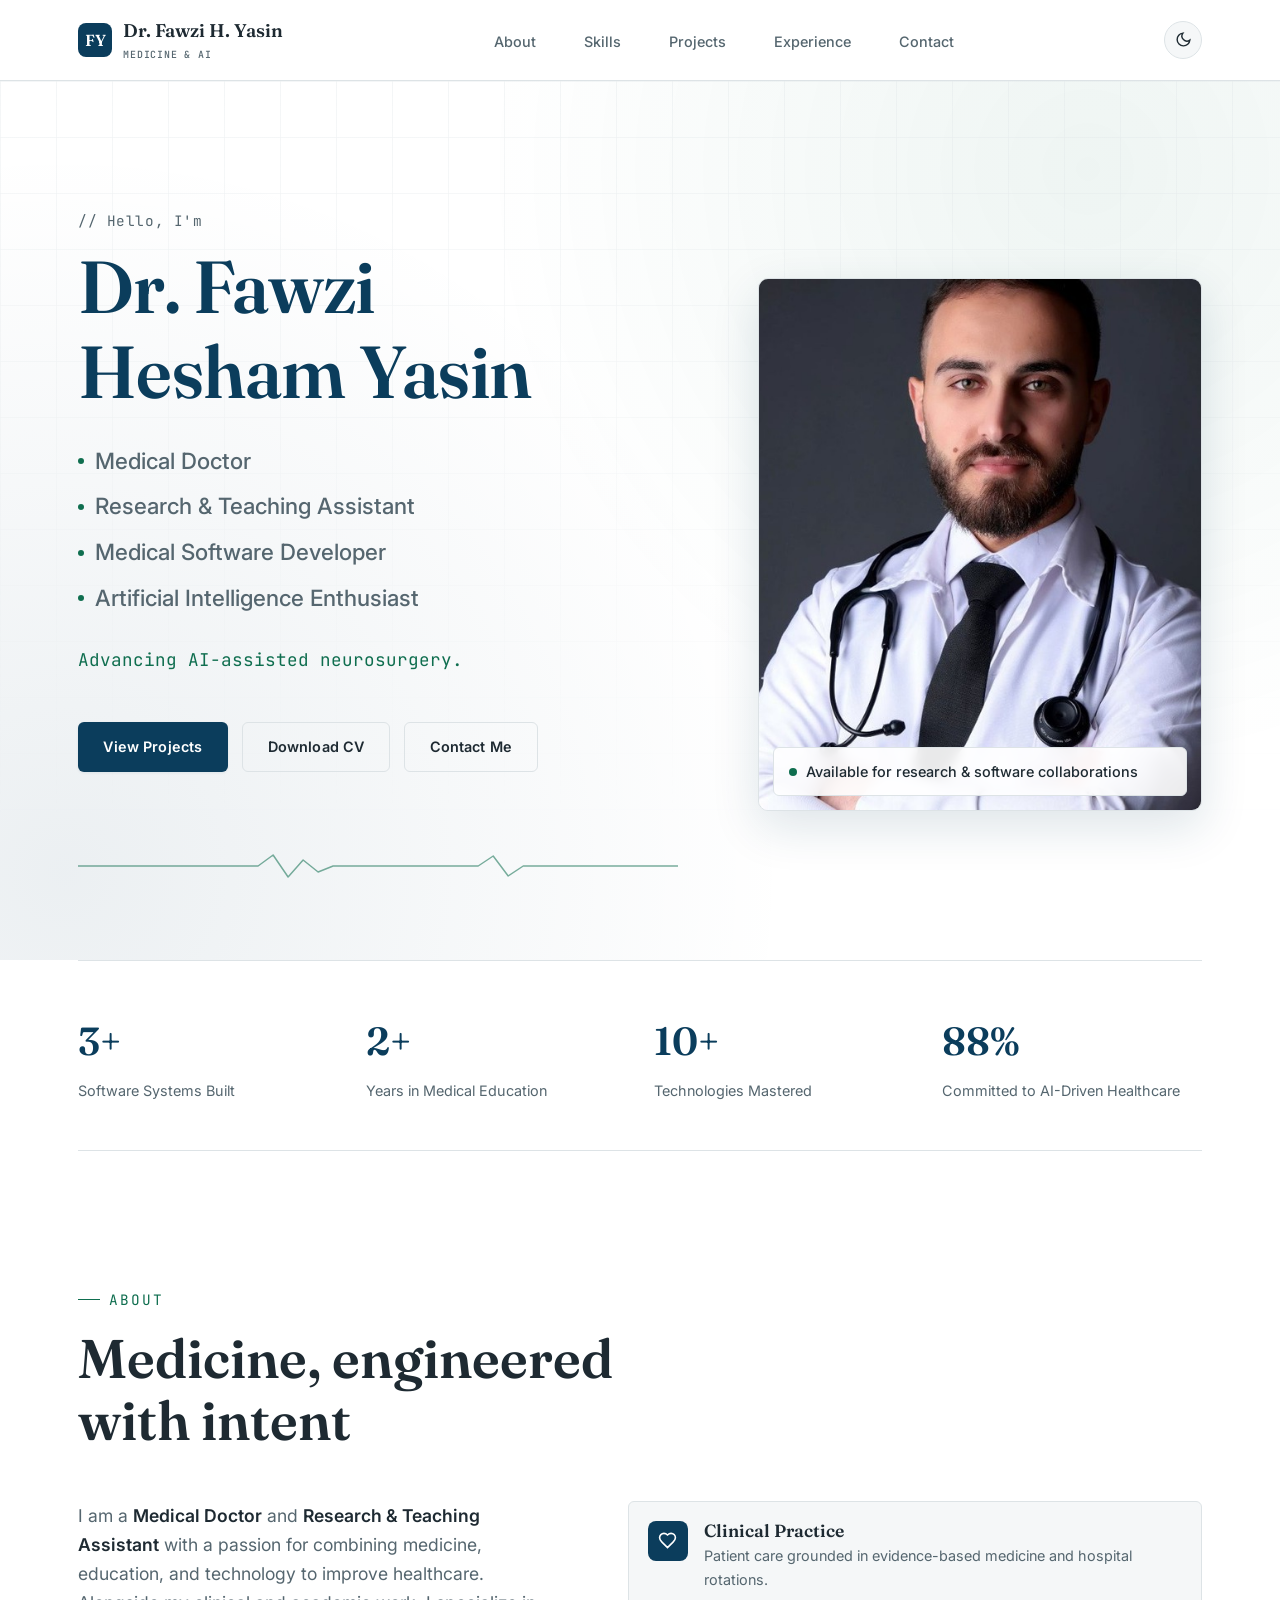
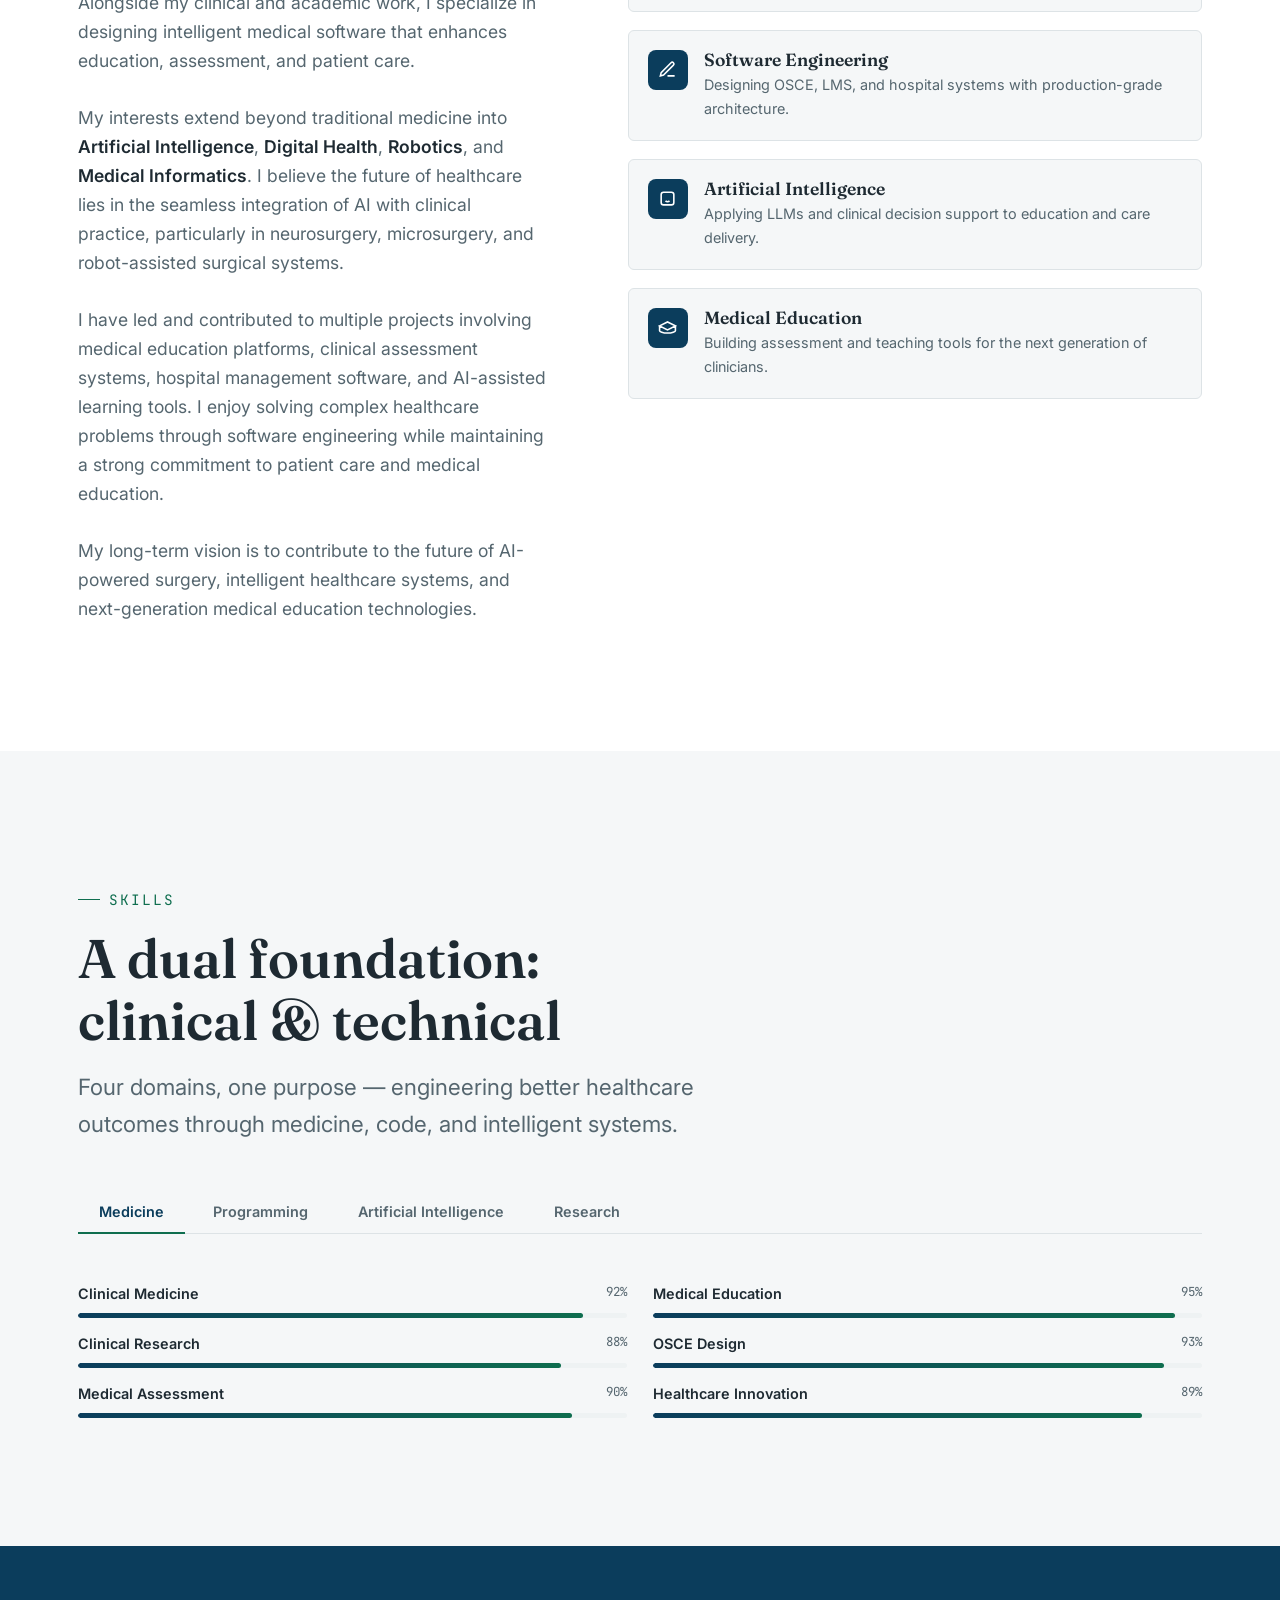
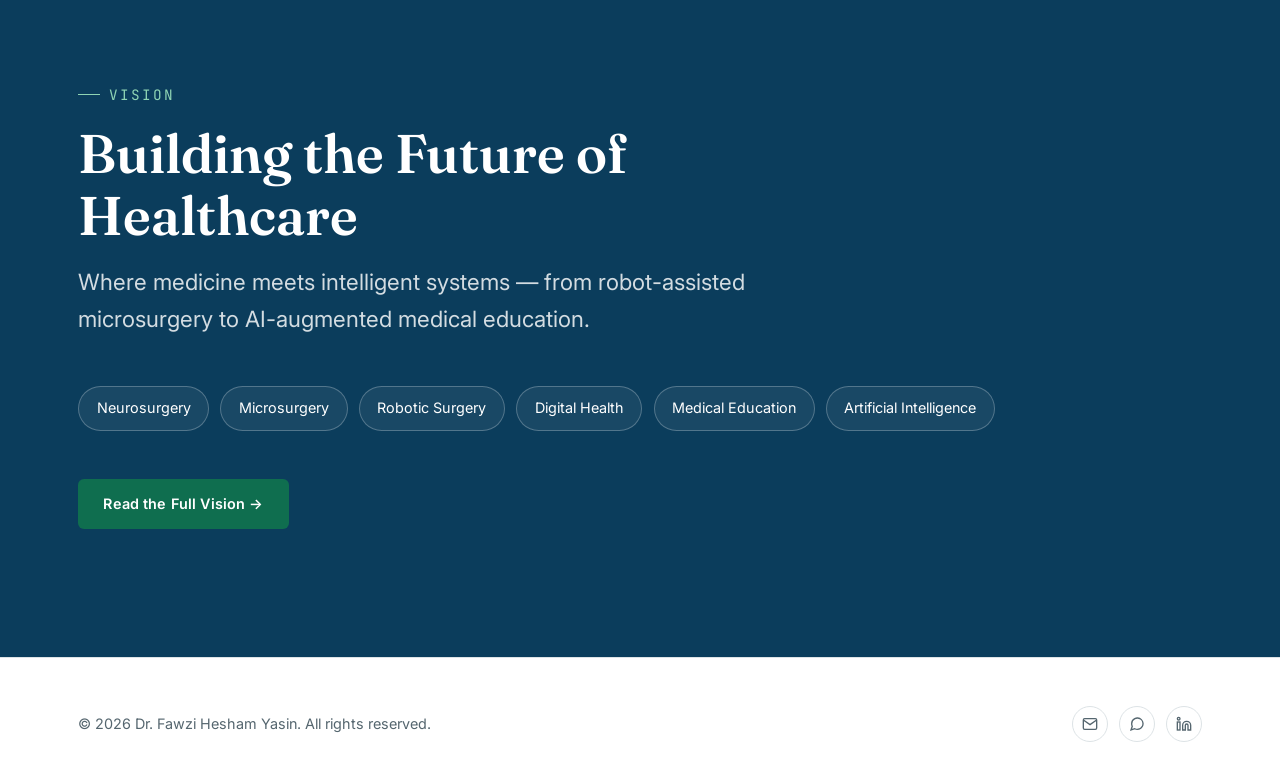
<file: index.html>
<!DOCTYPE html>
<html lang="en">
<head>
<meta charset="UTF-8">
<meta name="viewport" content="width=device-width, initial-scale=1.0">
<title>Dr. Fawzi Hesham Yasin — Medical Doctor &amp; Medical Software Developer</title>
<meta name="description" content="Dr. Fawzi Hesham Yasin — Medical Doctor, Research &amp; Teaching Assistant, Medical Software Developer, and AI &amp; Digital Health enthusiast bridging medicine, AI, and medical education.">
<meta property="og:title" content="Dr. Fawzi Hesham Yasin">
<meta property="og:description" content="Medical Doctor • Research & Teaching Assistant • Medical Software Developer • AI & Digital Health Enthusiast">
<meta property="og:type" content="website">
<link rel="preconnect" href="https://fonts.googleapis.com">
<link rel="preconnect" href="https://fonts.gstatic.com" crossorigin>
<link href="https://fonts.googleapis.com/css2?family=Fraunces:opsz,wght@9..144,500;9..144,600;9..144,700&family=Inter:wght@400;500;600;700&family=JetBrains+Mono:wght@400;500&display=swap" rel="stylesheet">
<link rel="icon" href="assets/favicon/favicon.svg" type="image/svg+xml">
<link rel="icon" href="assets/favicon/favicon.ico" sizes="any">
<link rel="apple-touch-icon" href="assets/favicon/apple-touch-icon.png">
<link rel="manifest" href="assets/favicon/site.webmanifest">
<link rel="stylesheet" href="assets/css/style.css">
</head>
<body>

<!-- Loader -->
<div class="loader" aria-hidden="true">
  <svg class="loader-mark" viewBox="0 0 300 60" xmlns="http://www.w3.org/2000/svg">
    <path d="M0,30 L60,30 L72,10 L85,50 L98,20 L110,40 L122,30 L180,30 L192,15 L205,45 L218,30 L300,30"/>
  </svg>
</div>

<!-- Header -->
<header class="site-header">
  <nav class="nav">
    <a href="index.html" class="brand">
      <span class="brand-mark">FY</span>
      <span>Dr. Fawzi H. Yasin<small>Medicine &amp; AI</small></span>
    </a>
    <ul class="nav-links">
      <li><a href="index.html#about">About</a></li>
      <li><a href="index.html#skills">Skills</a></li>
      <li><a href="projects.html">Projects</a></li>
      <li><a href="experience.html">Experience</a></li>
      <li><a href="contact.html">Contact</a></li>
    </ul>
    <div class="nav-actions">
      <button class="theme-toggle" aria-label="Toggle dark mode">
        <svg class="icon-moon" viewBox="0 0 24 24" fill="none" stroke="currentColor" stroke-width="2"><path d="M21 12.79A9 9 0 1 1 11.21 3 7 7 0 0 0 21 12.79z"/></svg>
        <svg class="icon-sun" viewBox="0 0 24 24" fill="none" stroke="currentColor" stroke-width="2"><circle cx="12" cy="12" r="4"/><path d="M12 2v2M12 20v2M4.93 4.93l1.41 1.41M17.66 17.66l1.41 1.41M2 12h2M20 12h2M6.34 17.66l-1.41 1.41M19.07 4.93l-1.41 1.41"/></svg>
      </button>
      <button class="menu-toggle" aria-label="Toggle menu"><span></span><span></span><span></span></button>
    </div>
  </nav>
</header>

<!-- Hero -->
<section class="hero">
  <div class="hero-bg" aria-hidden="true"></div>
  <div class="hero-grid" aria-hidden="true"></div>
  <div class="container hero-inner">
    <div>
      <div class="hero-greeting">// Hello, I'm</div>
      <h1>Dr. Fawzi<br>Hesham Yasin</h1>
      <div class="hero-roles">
        <div class="hero-role"><span class="dot"></span>Medical Doctor</div>
        <div class="hero-role"><span class="dot"></span>Research &amp; Teaching Assistant</div>
        <div class="hero-role"><span class="dot"></span>Medical Software Developer</div>
        <div class="hero-role"><span class="dot"></span>Artificial Intelligence Enthusiast</div>
      </div>
      <div class="hero-typed" aria-live="polite"></div>
      <div class="hero-actions">
        <a href="projects.html" class="btn btn-primary">View Projects</a>
        <a href="assets/cv/Fawzi-Hesham-Yasin-CV.pdf" class="btn btn-outline" download>Download CV</a>
        <a href="contact.html" class="btn btn-outline">Contact Me</a>
      </div>
      <div class="hero-vital" aria-hidden="true">
        <svg class="vital-divider" viewBox="0 0 600 28" preserveAspectRatio="none">
          <path d="M0,14 L180,14 L195,3 L210,25 L225,8 L240,20 L255,14 L400,14 L415,4 L430,24 L445,14 L600,14"/>
        </svg>
      </div>
    </div>
    <div class="hero-portrait">
      <img src="assets/img/myphoto.jpg" alt="Portrait of Dr. Fawzi Hesham Yasin" id="portraitImg">
      <div class="hero-portrait-badge">
        <span class="pulse"></span>
        <span>Available for research &amp; software collaborations</span>
      </div>
    </div>
  </div>
</section>

<!-- Stats -->
<div class="container">
  <div class="stats">
    <div class="stat reveal">
      <div class="stat-num"><span data-count="4" data-suffix="+">0</span></div>
      <div class="stat-label">Software Systems Built</div>
    </div>
    <div class="stat reveal">
      <div class="stat-num"><span data-count="3" data-suffix="+">0</span></div>
      <div class="stat-label">Years in Medical Education</div>
    </div>
    <div class="stat reveal">
      <div class="stat-num"><span data-count="12" data-suffix="+">0</span></div>
      <div class="stat-label">Technologies Mastered</div>
    </div>
    <div class="stat reveal">
      <div class="stat-num"><span data-count="100" data-suffix="%">0</span></div>
      <div class="stat-label">Committed to AI-Driven Healthcare</div>
    </div>
  </div>
</div>

<!-- About -->
<section id="about">
  <div class="container">
    <div class="section-head reveal">
      <div class="eyebrow">About</div>
      <h2>Medicine, engineered with intent</h2>
    </div>
    <div class="about-grid">
      <div class="about-copy reveal">
        <p>I am a <strong>Medical Doctor</strong> and <strong>Research &amp; Teaching Assistant</strong> with a passion for combining medicine, education, and technology to improve healthcare. Alongside my clinical and academic work, I specialize in designing intelligent medical software that enhances education, assessment, and patient care.</p>
        <p>My interests extend beyond traditional medicine into <strong>Artificial Intelligence</strong>, <strong>Digital Health</strong>, <strong>Robotics</strong>, and <strong>Medical Informatics</strong>. I believe the future of healthcare lies in the seamless integration of AI with clinical practice, particularly in neurosurgery, microsurgery, and robot-assisted surgical systems.</p>
        <p>I have led and contributed to multiple projects involving medical education platforms, clinical assessment systems, hospital management software, and AI-assisted learning tools. I enjoy solving complex healthcare problems through software engineering while maintaining a strong commitment to patient care and medical education.</p>
        <p>My long-term vision is to contribute to the future of AI-powered surgery, intelligent healthcare systems, and next-generation medical education technologies.</p>
      </div>
      <div class="pillars reveal">
        <div class="pillar">
          <div class="pillar-icon"><svg viewBox="0 0 24 24" fill="none" stroke="currentColor" stroke-width="2"><path d="M19 14c1.49-1.46 3-3.21 3-5.5A5.5 5.5 0 0 0 16.5 3c-1.76 0-3 .5-4.5 2-1.5-1.5-2.74-2-4.5-2A5.5 5.5 0 0 0 2 8.5c0 2.29 1.51 4.04 3 5.5l7 7Z"/></svg></div>
          <div><h4>Clinical Practice</h4><p>Patient care grounded in evidence-based medicine and hospital rotations.</p></div>
        </div>
        <div class="pillar">
          <div class="pillar-icon"><svg viewBox="0 0 24 24" fill="none" stroke="currentColor" stroke-width="2"><path d="M12 20h9M16.5 3.5a2.12 2.12 0 0 1 3 3L7 19l-4 1 1-4Z"/></svg></div>
          <div><h4>Software Engineering</h4><p>Designing OSCE, LMS, and hospital systems with production-grade architecture.</p></div>
        </div>
        <div class="pillar">
          <div class="pillar-icon"><svg viewBox="0 0 24 24" fill="none" stroke="currentColor" stroke-width="2"><rect x="4" y="4" width="16" height="16" rx="3"/><path d="M9 9h.01M15 9h.01M9.5 15a3.5 3.5 0 0 0 5 0"/></svg></div>
          <div><h4>Artificial Intelligence</h4><p>Applying LLMs and clinical decision support to education and care delivery.</p></div>
        </div>
        <div class="pillar">
          <div class="pillar-icon"><svg viewBox="0 0 24 24" fill="none" stroke="currentColor" stroke-width="2"><path d="M22 10v6M2 10l10-5 10 5-10 5-10-5Zm0 0v6c0 1 4 3 10 3s10-2 10-3v-6"/></svg></div>
          <div><h4>Medical Education</h4><p>Building assessment and teaching tools for the next generation of clinicians.</p></div>
        </div>
      </div>
    </div>
  </div>
</section>

<!-- Skills -->
<section id="skills" style="background:var(--color-surface);">
  <div class="container">
    <div class="section-head reveal">
      <div class="eyebrow">Skills</div>
      <h2>A dual foundation: clinical &amp; technical</h2>
      <p>Four domains, one purpose — engineering better healthcare outcomes through medicine, code, and intelligent systems.</p>
    </div>

    <div class="skills-tabs reveal" role="tablist">
      <button class="skills-tab active" data-target="panel-medicine">Medicine</button>
      <button class="skills-tab" data-target="panel-programming">Programming</button>
      <button class="skills-tab" data-target="panel-ai">Artificial Intelligence</button>
      <button class="skills-tab" data-target="panel-research">Research</button>
    </div>

    <div class="skills-panel active" id="panel-medicine">
      <div class="skill-list">
        <div class="skill-item"><div class="skill-item-top"><span class="skill-name">Clinical Medicine</span><span class="skill-pct">92%</span></div><div class="skill-bar"><div class="skill-bar-fill" data-pct="92"></div></div></div>
        <div class="skill-item"><div class="skill-item-top"><span class="skill-name">Medical Education</span><span class="skill-pct">95%</span></div><div class="skill-bar"><div class="skill-bar-fill" data-pct="95"></div></div></div>
        <div class="skill-item"><div class="skill-item-top"><span class="skill-name">Clinical Research</span><span class="skill-pct">88%</span></div><div class="skill-bar"><div class="skill-bar-fill" data-pct="88"></div></div></div>
        <div class="skill-item"><div class="skill-item-top"><span class="skill-name">OSCE Design</span><span class="skill-pct">93%</span></div><div class="skill-bar"><div class="skill-bar-fill" data-pct="93"></div></div></div>
        <div class="skill-item"><div class="skill-item-top"><span class="skill-name">Medical Assessment</span><span class="skill-pct">90%</span></div><div class="skill-bar"><div class="skill-bar-fill" data-pct="90"></div></div></div>
        <div class="skill-item"><div class="skill-item-top"><span class="skill-name">Healthcare Innovation</span><span class="skill-pct">89%</span></div><div class="skill-bar"><div class="skill-bar-fill" data-pct="89"></div></div></div>
      </div>
    </div>

    <div class="skills-panel" id="panel-programming">
      <div class="skill-list">
        <div class="skill-item"><div class="skill-item-top"><span class="skill-name">Python</span><span class="skill-pct">90%</span></div><div class="skill-bar"><div class="skill-bar-fill" data-pct="90"></div></div></div>
        <div class="skill-item"><div class="skill-item-top"><span class="skill-name">Django</span><span class="skill-pct">85%</span></div><div class="skill-bar"><div class="skill-bar-fill" data-pct="85"></div></div></div>
        <div class="skill-item"><div class="skill-item-top"><span class="skill-name">JavaScript</span><span class="skill-pct">82%</span></div><div class="skill-bar"><div class="skill-bar-fill" data-pct="82"></div></div></div>
        <div class="skill-item"><div class="skill-item-top"><span class="skill-name">React</span><span class="skill-pct">78%</span></div><div class="skill-bar"><div class="skill-bar-fill" data-pct="78"></div></div></div>
        <div class="skill-item"><div class="skill-item-top"><span class="skill-name">Flutter</span><span class="skill-pct">75%</span></div><div class="skill-bar"><div class="skill-bar-fill" data-pct="75"></div></div></div>
        <div class="skill-item"><div class="skill-item-top"><span class="skill-name">HTML &amp; CSS</span><span class="skill-pct">93%</span></div><div class="skill-bar"><div class="skill-bar-fill" data-pct="93"></div></div></div>
        <div class="skill-item"><div class="skill-item-top"><span class="skill-name">REST APIs</span><span class="skill-pct">86%</span></div><div class="skill-bar"><div class="skill-bar-fill" data-pct="86"></div></div></div>
        <div class="skill-item"><div class="skill-item-top"><span class="skill-name">Git &amp; GitHub</span><span class="skill-pct">88%</span></div><div class="skill-bar"><div class="skill-bar-fill" data-pct="88"></div></div></div>
      </div>
    </div>

    <div class="skills-panel" id="panel-ai">
      <div class="skill-list">
        <div class="skill-item"><div class="skill-item-top"><span class="skill-name">AI in Medicine</span><span class="skill-pct">91%</span></div><div class="skill-bar"><div class="skill-bar-fill" data-pct="91"></div></div></div>
        <div class="skill-item"><div class="skill-item-top"><span class="skill-name">Medical Education AI</span><span class="skill-pct">89%</span></div><div class="skill-bar"><div class="skill-bar-fill" data-pct="89"></div></div></div>
        <div class="skill-item"><div class="skill-item-top"><span class="skill-name">Clinical Decision Support</span><span class="skill-pct">84%</span></div><div class="skill-bar"><div class="skill-bar-fill" data-pct="84"></div></div></div>
        <div class="skill-item"><div class="skill-item-top"><span class="skill-name">Prompt Engineering</span><span class="skill-pct">92%</span></div><div class="skill-bar"><div class="skill-bar-fill" data-pct="92"></div></div></div>
        <div class="skill-item"><div class="skill-item-top"><span class="skill-name">AI Workflow Design</span><span class="skill-pct">87%</span></div><div class="skill-bar"><div class="skill-bar-fill" data-pct="87"></div></div></div>
        <div class="skill-item"><div class="skill-item-top"><span class="skill-name">LLMs</span><span class="skill-pct">90%</span></div><div class="skill-bar"><div class="skill-bar-fill" data-pct="90"></div></div></div>
        <div class="skill-item"><div class="skill-item-top"><span class="skill-name">Healthcare Automation</span><span class="skill-pct">83%</span></div><div class="skill-bar"><div class="skill-bar-fill" data-pct="83"></div></div></div>
        <div class="skill-item"><div class="skill-item-top"><span class="skill-name">Digital Health</span><span class="skill-pct">88%</span></div><div class="skill-bar"><div class="skill-bar-fill" data-pct="88"></div></div></div>
      </div>
    </div>

    <div class="skills-panel" id="panel-research">
      <div class="skill-list">
        <div class="skill-item"><div class="skill-item-top"><span class="skill-name">Clinical Research</span><span class="skill-pct">87%</span></div><div class="skill-bar"><div class="skill-bar-fill" data-pct="87"></div></div></div>
        <div class="skill-item"><div class="skill-item-top"><span class="skill-name">Evidence-Based Medicine</span><span class="skill-pct">90%</span></div><div class="skill-bar"><div class="skill-bar-fill" data-pct="90"></div></div></div>
        <div class="skill-item"><div class="skill-item-top"><span class="skill-name">Medical Statistics</span><span class="skill-pct">80%</span></div><div class="skill-bar"><div class="skill-bar-fill" data-pct="80"></div></div></div>
        <div class="skill-item"><div class="skill-item-top"><span class="skill-name">Scientific Writing</span><span class="skill-pct">85%</span></div><div class="skill-bar"><div class="skill-bar-fill" data-pct="85"></div></div></div>
        <div class="skill-item"><div class="skill-item-top"><span class="skill-name">Data Analysis</span><span class="skill-pct">83%</span></div><div class="skill-bar"><div class="skill-bar-fill" data-pct="83"></div></div></div>
        <div class="skill-item"><div class="skill-item-top"><span class="skill-name">Research Methodology</span><span class="skill-pct">86%</span></div><div class="skill-bar"><div class="skill-bar-fill" data-pct="86"></div></div></div>
      </div>
    </div>
  </div>
</section>

<!-- Vision preview -->
<section class="vision-section">
  <div class="container">
    <div class="eyebrow reveal">Vision</div>
    <h2 class="reveal">Building the Future of Healthcare</h2>
    <p class="lede reveal">Where medicine meets intelligent systems — from robot-assisted microsurgery to AI-augmented medical education.</p>
    <div class="vision-tags reveal">
      <span class="vision-tag">Neurosurgery</span>
      <span class="vision-tag">Microsurgery</span>
      <span class="vision-tag">Robotic Surgery</span>
      <span class="vision-tag">Digital Health</span>
      <span class="vision-tag">Medical Education</span>
      <span class="vision-tag">Artificial Intelligence</span>
    </div>
    <a href="experience.html#vision" class="btn btn-emerald reveal">Read the Full Vision →</a>
  </div>
</section>

<!-- Footer -->
<footer class="site-footer">
  <div class="container footer-inner">
    <div class="footer-copy">© 2026 Dr. Fawzi Hesham Yasin. All rights reserved.</div>
    <div class="footer-social">
      <a href="mailto:Fawzi.fy@gmail.com" aria-label="Email"><svg viewBox="0 0 24 24" fill="none" stroke="currentColor" stroke-width="2"><rect x="2" y="4" width="20" height="16" rx="2"/><path d="m22 6-10 7L2 6"/></svg></a>
      <a href="https://wa.me/972595202671" target="_blank" rel="noopener" aria-label="WhatsApp"><svg viewBox="0 0 24 24" fill="none" stroke="currentColor" stroke-width="2"><path d="M21 11.5a8.38 8.38 0 0 1-.9 3.8 8.5 8.5 0 0 1-7.6 4.7 8.38 8.38 0 0 1-3.8-.9L3 21l1.9-5.7a8.38 8.38 0 0 1-.9-3.8 8.5 8.5 0 0 1 4.7-7.6 8.38 8.38 0 0 1 3.8-.9h.5a8.48 8.48 0 0 1 8 8v.5z"/></svg></a>
      <a href="https://linkedin.com" target="_blank" rel="noopener" aria-label="LinkedIn"><svg viewBox="0 0 24 24" fill="none" stroke="currentColor" stroke-width="2"><path d="M16 8a6 6 0 0 1 6 6v7h-4v-7a2 2 0 0 0-2-2 2 2 0 0 0-2 2v7h-4v-7a6 6 0 0 1 6-6z"/><rect x="2" y="9" width="4" height="12"/><circle cx="4" cy="4" r="2"/></svg></a>
    </div>
  </div>
</footer>

<button class="to-top" aria-label="Back to top">
  <svg viewBox="0 0 24 24" fill="none" stroke="currentColor" stroke-width="2"><path d="M12 19V5M5 12l7-7 7 7"/></svg>
</button>

<script src="assets/js/main.js"></script>
</body>
</html>
</file>
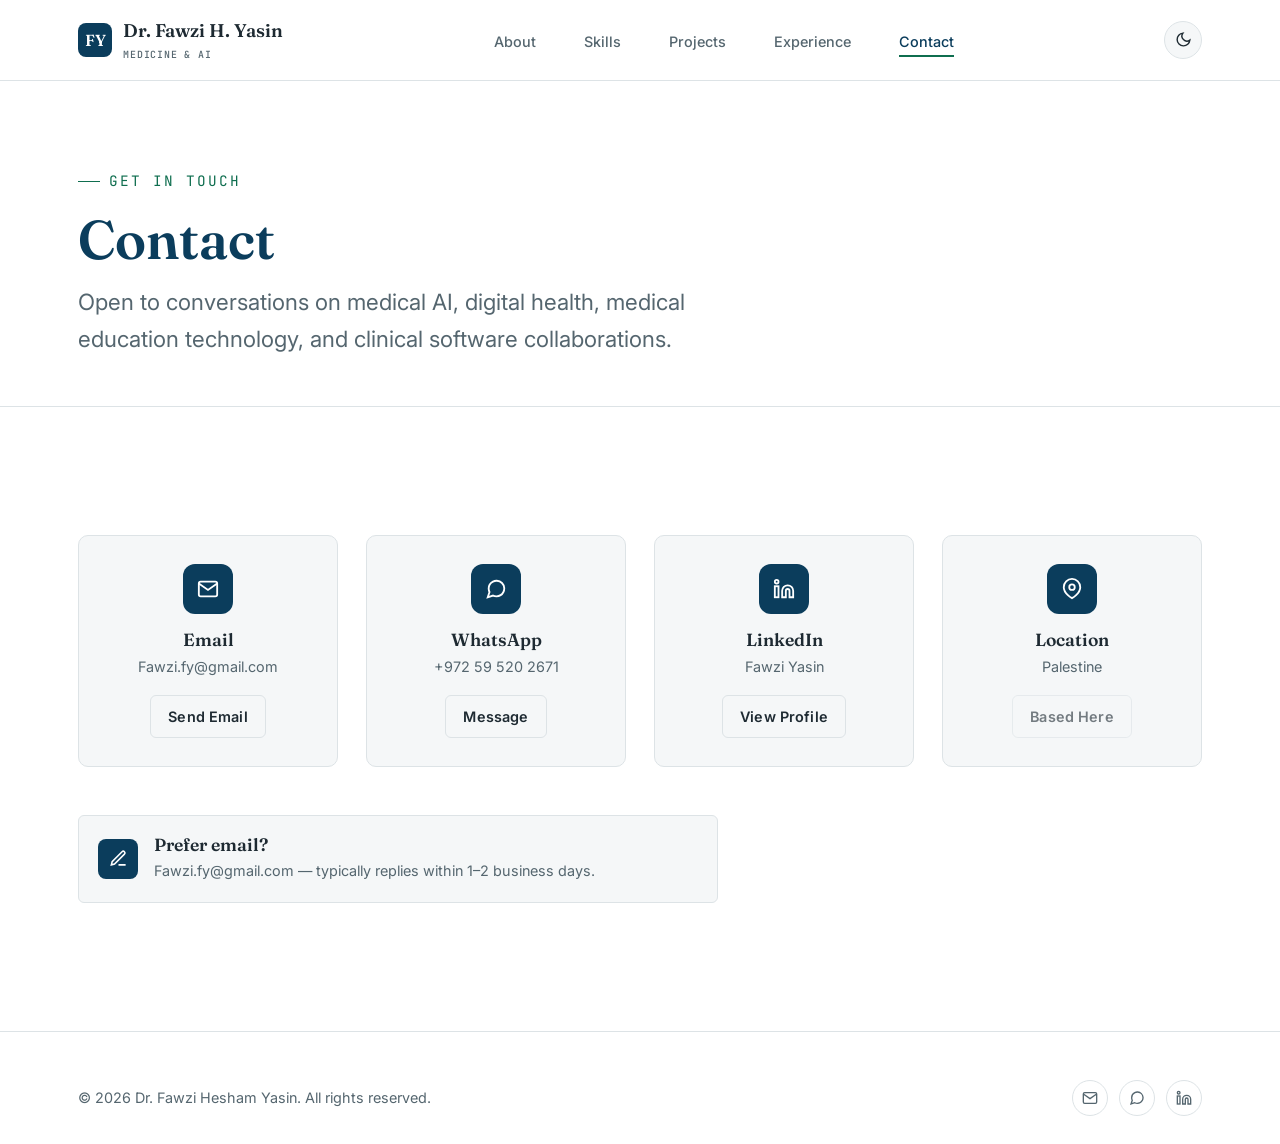
<file: contact.html>
<!DOCTYPE html>
<html lang="en">
<head>
<meta charset="UTF-8">
<meta name="viewport" content="width=device-width, initial-scale=1.0">
<title>Contact — Dr. Fawzi Hesham Yasin</title>
<meta name="description" content="Get in touch with Dr. Fawzi Hesham Yasin — Medical Doctor and Medical Software Developer based in Palestine.">
<link rel="preconnect" href="https://fonts.googleapis.com">
<link rel="preconnect" href="https://fonts.gstatic.com" crossorigin>
<link href="https://fonts.googleapis.com/css2?family=Fraunces:opsz,wght@9..144,500;9..144,600;9..144,700&family=Inter:wght@400;500;600;700&family=JetBrains+Mono:wght@400;500&display=swap" rel="stylesheet">
<link rel="icon" href="assets/favicon/favicon.svg" type="image/svg+xml">
<link rel="icon" href="assets/favicon/favicon.ico" sizes="any">
<link rel="apple-touch-icon" href="assets/favicon/apple-touch-icon.png">
<link rel="manifest" href="assets/favicon/site.webmanifest">
<link rel="stylesheet" href="assets/css/style.css">
</head>
<body>

<div class="loader" aria-hidden="true">
  <svg class="loader-mark" viewBox="0 0 300 60" xmlns="http://www.w3.org/2000/svg">
    <path d="M0,30 L60,30 L72,10 L85,50 L98,20 L110,40 L122,30 L180,30 L192,15 L205,45 L218,30 L300,30"/>
  </svg>
</div>

<header class="site-header">
  <nav class="nav">
    <a href="index.html" class="brand">
      <span class="brand-mark">FY</span>
      <span>Dr. Fawzi H. Yasin<small>Medicine &amp; AI</small></span>
    </a>
    <ul class="nav-links">
      <li><a href="index.html#about">About</a></li>
      <li><a href="index.html#skills">Skills</a></li>
      <li><a href="projects.html">Projects</a></li>
      <li><a href="experience.html">Experience</a></li>
      <li><a href="contact.html" class="active">Contact</a></li>
    </ul>
    <div class="nav-actions">
      <button class="theme-toggle" aria-label="Toggle dark mode">
        <svg class="icon-moon" viewBox="0 0 24 24" fill="none" stroke="currentColor" stroke-width="2"><path d="M21 12.79A9 9 0 1 1 11.21 3 7 7 0 0 0 21 12.79z"/></svg>
        <svg class="icon-sun" viewBox="0 0 24 24" fill="none" stroke="currentColor" stroke-width="2"><circle cx="12" cy="12" r="4"/><path d="M12 2v2M12 20v2M4.93 4.93l1.41 1.41M17.66 17.66l1.41 1.41M2 12h2M20 12h2M6.34 17.66l-1.41 1.41M19.07 4.93l-1.41 1.41"/></svg>
      </button>
      <button class="menu-toggle" aria-label="Toggle menu"><span></span><span></span><span></span></button>
    </div>
  </nav>
</header>

<section class="page-hero">
  <div class="container">
    <div class="eyebrow">Get in Touch</div>
    <h1>Contact</h1>
    <p>Open to conversations on medical AI, digital health, medical education technology, and clinical software collaborations.</p>
  </div>
</section>

<section>
  <div class="container">
    <div class="contact-grid">

      <div class="contact-card reveal">
        <div class="contact-card-icon">
          <svg viewBox="0 0 24 24" fill="none" stroke="currentColor" stroke-width="2"><rect x="2" y="4" width="20" height="16" rx="2"/><path d="m22 6-10 7L2 6"/></svg>
        </div>
        <h4>Email</h4>
        <p>Fawzi.fy@gmail.com</p>
        <a href="mailto:Fawzi.fy@gmail.com" class="btn btn-outline btn-sm">Send Email</a>
      </div>

      <div class="contact-card reveal">
        <div class="contact-card-icon">
          <svg viewBox="0 0 24 24" fill="none" stroke="currentColor" stroke-width="2"><path d="M21 11.5a8.38 8.38 0 0 1-.9 3.8 8.5 8.5 0 0 1-7.6 4.7 8.38 8.38 0 0 1-3.8-.9L3 21l1.9-5.7a8.38 8.38 0 0 1-.9-3.8 8.5 8.5 0 0 1 4.7-7.6 8.38 8.38 0 0 1 3.8-.9h.5a8.48 8.48 0 0 1 8 8v.5z"/></svg>
        </div>
        <h4>WhatsApp</h4>
        <p>+972 59 520 2671</p>
        <a href="https://wa.me/972595202671" target="_blank" rel="noopener" class="btn btn-outline btn-sm">Message</a>
      </div>

      <div class="contact-card reveal">
        <div class="contact-card-icon">
          <svg viewBox="0 0 24 24" fill="none" stroke="currentColor" stroke-width="2"><path d="M16 8a6 6 0 0 1 6 6v7h-4v-7a2 2 0 0 0-2-2 2 2 0 0 0-2 2v7h-4v-7a6 6 0 0 1 6-6z"/><rect x="2" y="9" width="4" height="12"/><circle cx="4" cy="4" r="2"/></svg>
        </div>
        <h4>LinkedIn</h4>
        <p>Fawzi Yasin</p>
        <a href="https://linkedin.com" target="_blank" rel="noopener" class="btn btn-outline btn-sm">View Profile</a>
      </div>

      <div class="contact-card reveal">
        <div class="contact-card-icon">
          <svg viewBox="0 0 24 24" fill="none" stroke="currentColor" stroke-width="2"><path d="M21 10c0 7-9 12-9 12s-9-5-9-12a9 9 0 0 1 18 0z"/><circle cx="12" cy="10" r="3"/></svg>
        </div>
        <h4>Location</h4>
        <p>Palestine</p>
        <span class="btn btn-outline btn-sm" style="opacity:0.6; cursor:default;">Based Here</span>
      </div>

    </div>

    <div class="mt-lg reveal" style="max-width:640px;">
      <div class="pillar" style="align-items:center;">
        <div class="pillar-icon"><svg viewBox="0 0 24 24" fill="none" stroke="currentColor" stroke-width="2"><path d="M12 20h9M16.5 3.5a2.12 2.12 0 0 1 3 3L7 19l-4 1 1-4Z"/></svg></div>
        <div>
          <h4>Prefer email?</h4>
          <p>Fawzi.fy@gmail.com — typically replies within 1–2 business days.</p>
        </div>
      </div>
    </div>
  </div>
</section>

<footer class="site-footer">
  <div class="container footer-inner">
    <div class="footer-copy">© 2026 Dr. Fawzi Hesham Yasin. All rights reserved.</div>
    <div class="footer-social">
      <a href="mailto:Fawzi.fy@gmail.com" aria-label="Email"><svg viewBox="0 0 24 24" fill="none" stroke="currentColor" stroke-width="2"><rect x="2" y="4" width="20" height="16" rx="2"/><path d="m22 6-10 7L2 6"/></svg></a>
      <a href="https://wa.me/972595202671" target="_blank" rel="noopener" aria-label="WhatsApp"><svg viewBox="0 0 24 24" fill="none" stroke="currentColor" stroke-width="2"><path d="M21 11.5a8.38 8.38 0 0 1-.9 3.8 8.5 8.5 0 0 1-7.6 4.7 8.38 8.38 0 0 1-3.8-.9L3 21l1.9-5.7a8.38 8.38 0 0 1-.9-3.8 8.5 8.5 0 0 1 4.7-7.6 8.38 8.38 0 0 1 3.8-.9h.5a8.48 8.48 0 0 1 8 8v.5z"/></svg></a>
      <a href="https://linkedin.com" target="_blank" rel="noopener" aria-label="LinkedIn"><svg viewBox="0 0 24 24" fill="none" stroke="currentColor" stroke-width="2"><path d="M16 8a6 6 0 0 1 6 6v7h-4v-7a2 2 0 0 0-2-2 2 2 0 0 0-2 2v7h-4v-7a6 6 0 0 1 6-6z"/><rect x="2" y="9" width="4" height="12"/><circle cx="4" cy="4" r="2"/></svg></a>
    </div>
  </div>
</footer>

<button class="to-top" aria-label="Back to top">
  <svg viewBox="0 0 24 24" fill="none" stroke="currentColor" stroke-width="2"><path d="M12 19V5M5 12l7-7 7 7"/></svg>
</button>

<script src="assets/js/main.js"></script>
</body>
</html>
</file>
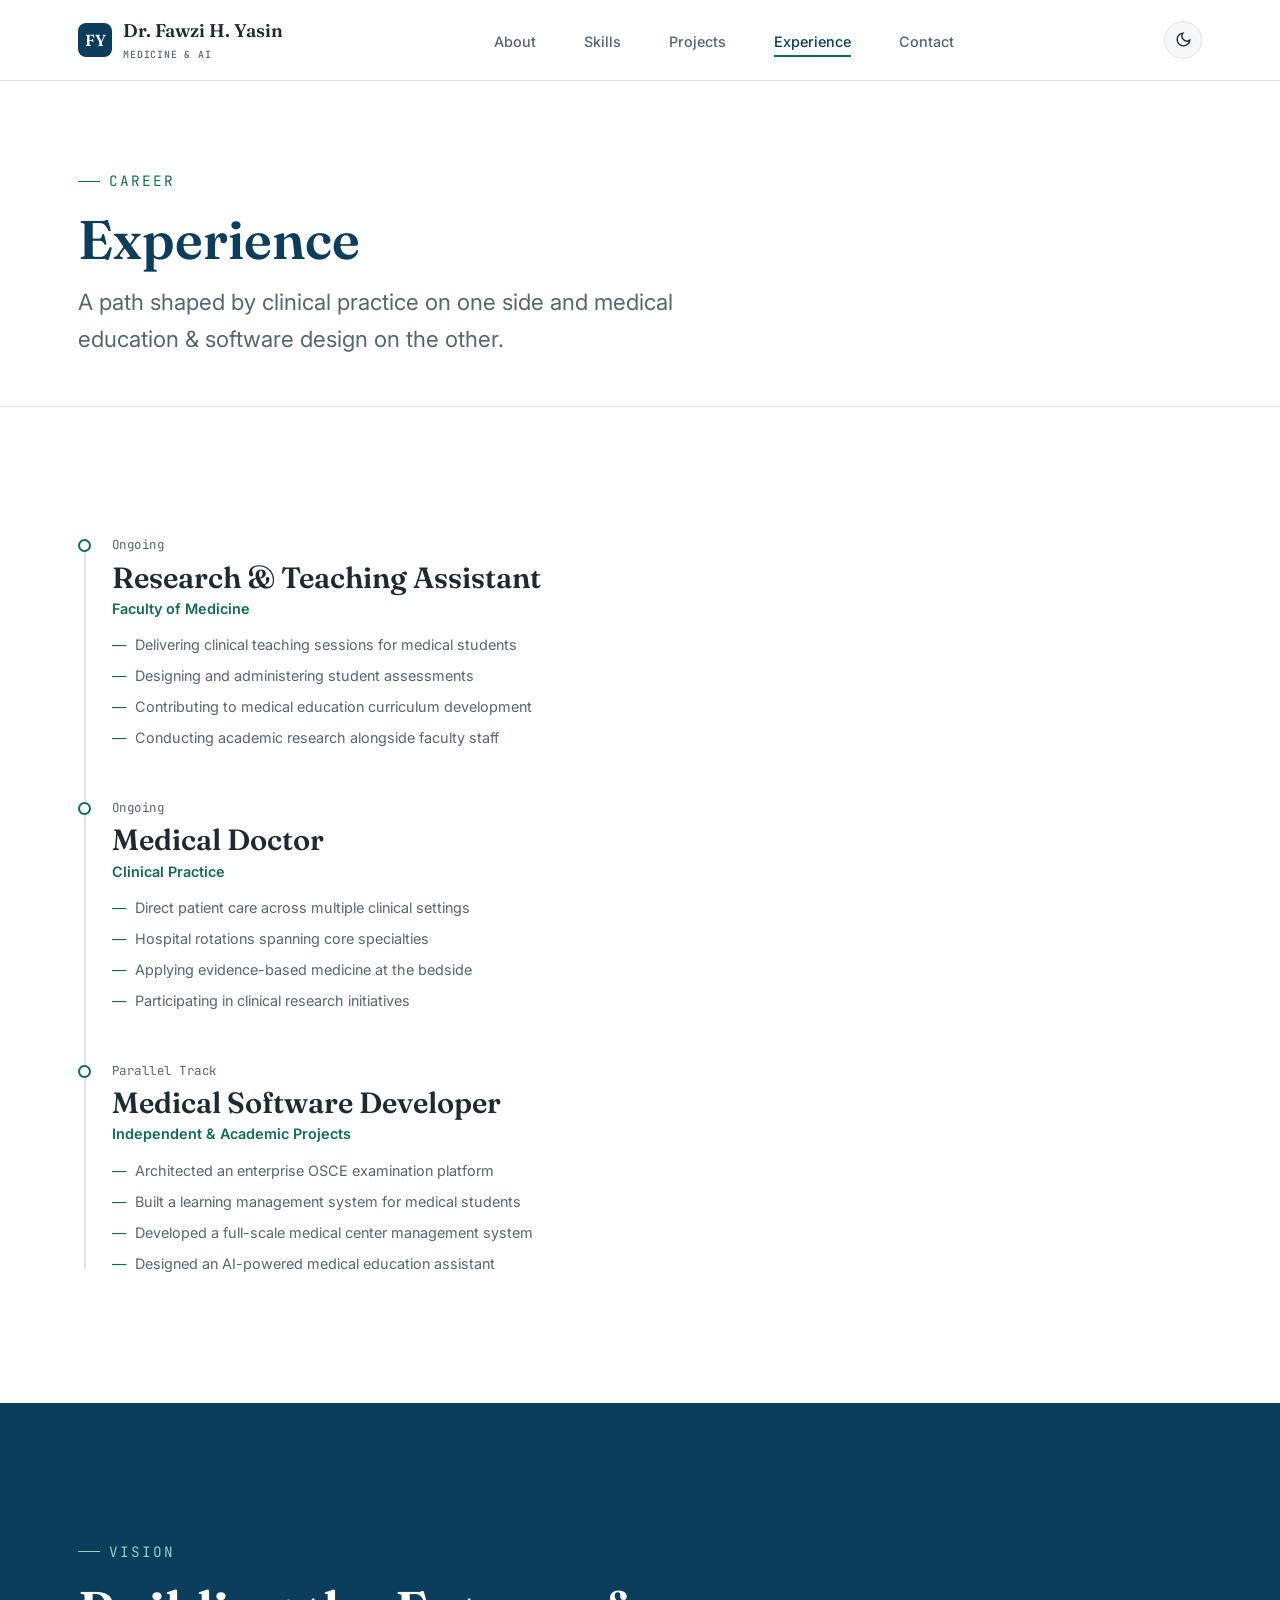
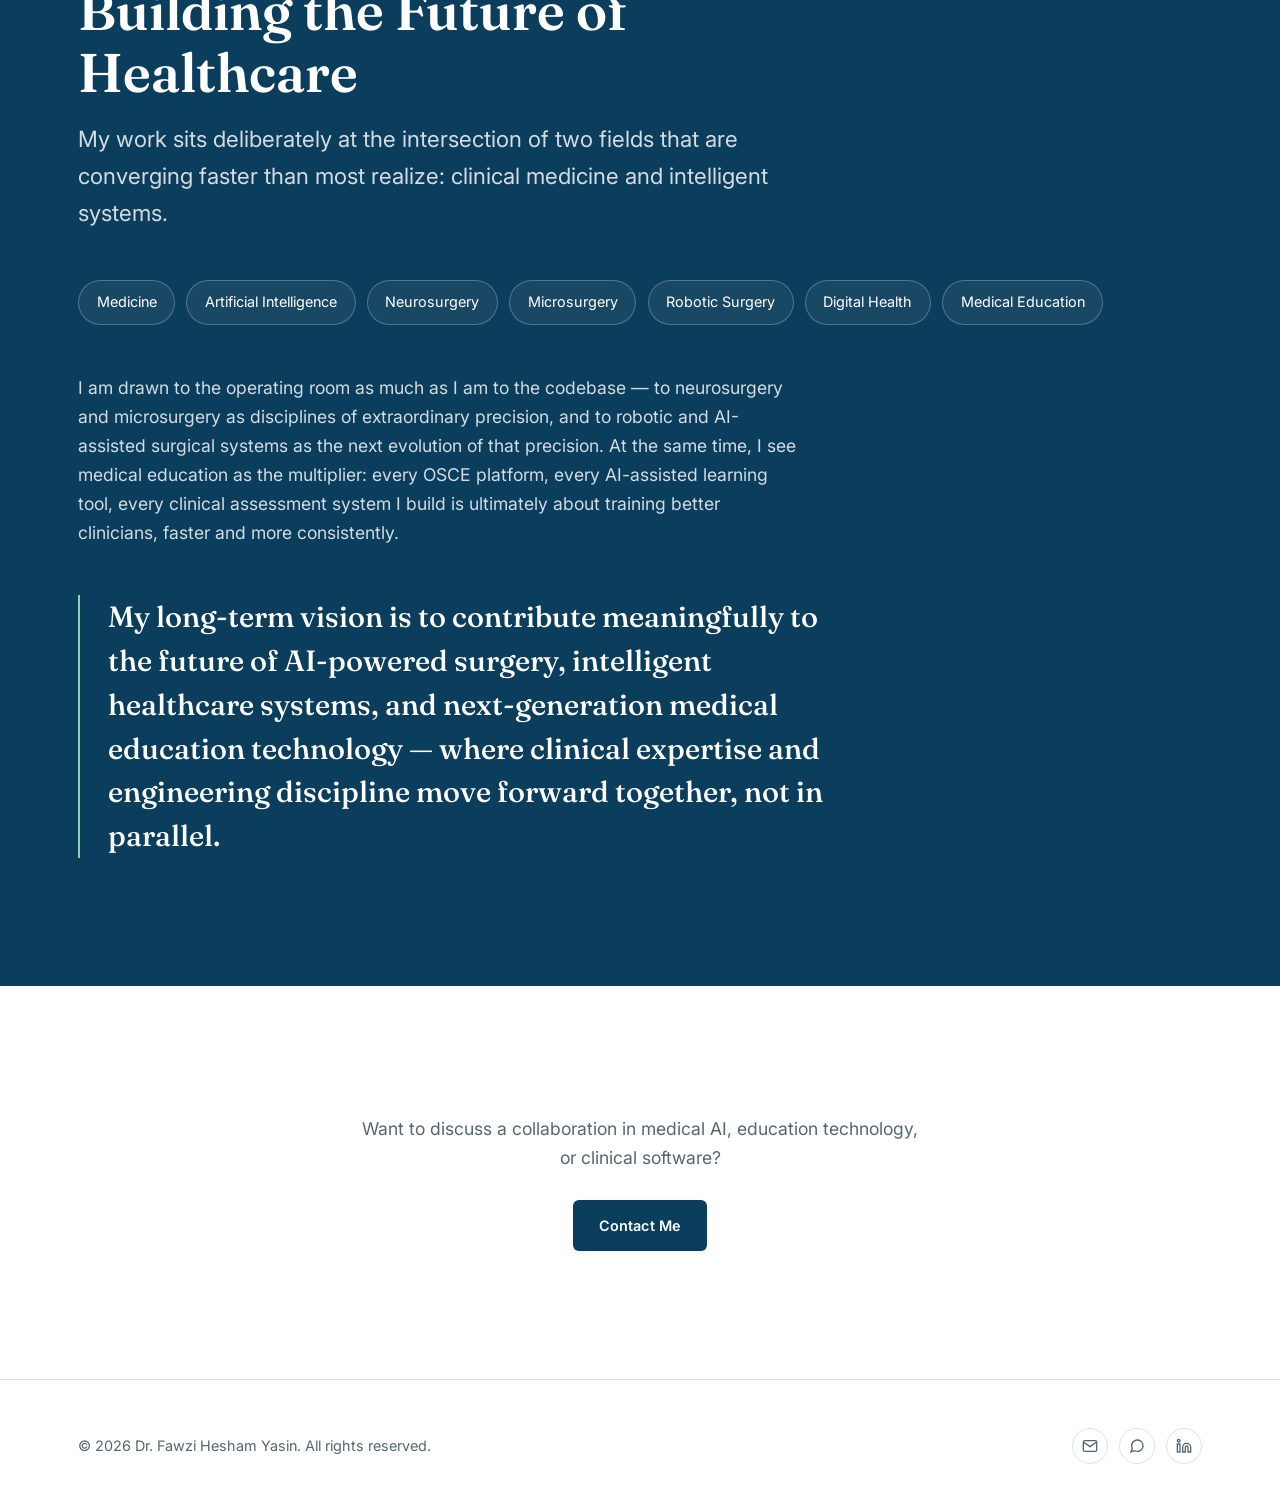
<file: experience.html>
<!DOCTYPE html>
<html lang="en">
<head>
<meta charset="UTF-8">
<meta name="viewport" content="width=device-width, initial-scale=1.0">
<title>Experience &amp; Vision — Dr. Fawzi Hesham Yasin</title>
<meta name="description" content="Professional experience and long-term vision of Dr. Fawzi Hesham Yasin — bridging clinical medicine, medical education, and AI-powered healthcare technology.">
<link rel="preconnect" href="https://fonts.googleapis.com">
<link rel="preconnect" href="https://fonts.gstatic.com" crossorigin>
<link href="https://fonts.googleapis.com/css2?family=Fraunces:opsz,wght@9..144,500;9..144,600;9..144,700&family=Inter:wght@400;500;600;700&family=JetBrains+Mono:wght@400;500&display=swap" rel="stylesheet">
<link rel="icon" href="assets/favicon/favicon.svg" type="image/svg+xml">
<link rel="icon" href="assets/favicon/favicon.ico" sizes="any">
<link rel="apple-touch-icon" href="assets/favicon/apple-touch-icon.png">
<link rel="manifest" href="assets/favicon/site.webmanifest">
<link rel="stylesheet" href="assets/css/style.css">
</head>
<body>

<div class="loader" aria-hidden="true">
  <svg class="loader-mark" viewBox="0 0 300 60" xmlns="http://www.w3.org/2000/svg">
    <path d="M0,30 L60,30 L72,10 L85,50 L98,20 L110,40 L122,30 L180,30 L192,15 L205,45 L218,30 L300,30"/>
  </svg>
</div>

<header class="site-header">
  <nav class="nav">
    <a href="index.html" class="brand">
      <span class="brand-mark">FY</span>
      <span>Dr. Fawzi H. Yasin<small>Medicine &amp; AI</small></span>
    </a>
    <ul class="nav-links">
      <li><a href="index.html#about">About</a></li>
      <li><a href="index.html#skills">Skills</a></li>
      <li><a href="projects.html">Projects</a></li>
      <li><a href="experience.html" class="active">Experience</a></li>
      <li><a href="contact.html">Contact</a></li>
    </ul>
    <div class="nav-actions">
      <button class="theme-toggle" aria-label="Toggle dark mode">
        <svg class="icon-moon" viewBox="0 0 24 24" fill="none" stroke="currentColor" stroke-width="2"><path d="M21 12.79A9 9 0 1 1 11.21 3 7 7 0 0 0 21 12.79z"/></svg>
        <svg class="icon-sun" viewBox="0 0 24 24" fill="none" stroke="currentColor" stroke-width="2"><circle cx="12" cy="12" r="4"/><path d="M12 2v2M12 20v2M4.93 4.93l1.41 1.41M17.66 17.66l1.41 1.41M2 12h2M20 12h2M6.34 17.66l-1.41 1.41M19.07 4.93l-1.41 1.41"/></svg>
      </button>
      <button class="menu-toggle" aria-label="Toggle menu"><span></span><span></span><span></span></button>
    </div>
  </nav>
</header>

<section class="page-hero">
  <div class="container">
    <div class="eyebrow">Career</div>
    <h1>Experience</h1>
    <p>A path shaped by clinical practice on one side and medical education &amp; software design on the other.</p>
  </div>
</section>

<section>
  <div class="container">
    <div class="timeline">

      <div class="timeline-item">
        <span class="timeline-period">Ongoing</span>
        <h3>Research &amp; Teaching Assistant</h3>
        <span class="timeline-org">Faculty of Medicine</span>
        <ul class="timeline-list">
          <li>Delivering clinical teaching sessions for medical students</li>
          <li>Designing and administering student assessments</li>
          <li>Contributing to medical education curriculum development</li>
          <li>Conducting academic research alongside faculty staff</li>
        </ul>
      </div>

      <div class="timeline-item">
        <span class="timeline-period">Ongoing</span>
        <h3>Medical Doctor</h3>
        <span class="timeline-org">Clinical Practice</span>
        <ul class="timeline-list">
          <li>Direct patient care across multiple clinical settings</li>
          <li>Hospital rotations spanning core specialties</li>
          <li>Applying evidence-based medicine at the bedside</li>
          <li>Participating in clinical research initiatives</li>
        </ul>
      </div>

      <div class="timeline-item">
        <span class="timeline-period">Parallel Track</span>
        <h3>Medical Software Developer</h3>
        <span class="timeline-org">Independent &amp; Academic Projects</span>
        <ul class="timeline-list">
          <li>Architected an enterprise OSCE examination platform</li>
          <li>Built a learning management system for medical students</li>
          <li>Developed a full-scale medical center management system</li>
          <li>Designed an AI-powered medical education assistant</li>
        </ul>
      </div>

    </div>
  </div>
</section>

<!-- Vision -->
<section class="vision-section" id="vision">
  <div class="container">
    <div class="eyebrow reveal">Vision</div>
    <h2 class="reveal">Building the Future of Healthcare</h2>
    <p class="lede reveal">My work sits deliberately at the intersection of two fields that are converging faster than most realize: clinical medicine and intelligent systems.</p>

    <div class="vision-tags reveal">
      <span class="vision-tag">Medicine</span>
      <span class="vision-tag">Artificial Intelligence</span>
      <span class="vision-tag">Neurosurgery</span>
      <span class="vision-tag">Microsurgery</span>
      <span class="vision-tag">Robotic Surgery</span>
      <span class="vision-tag">Digital Health</span>
      <span class="vision-tag">Medical Education</span>
    </div>

    <p class="reveal" style="color:rgba(255,255,255,0.82); max-width:720px; margin-bottom: var(--space-lg); font-size: var(--step-0);">
      I am drawn to the operating room as much as I am to the codebase — to neurosurgery and microsurgery as disciplines of extraordinary precision, and to robotic and AI-assisted surgical systems as the next evolution of that precision. At the same time, I see medical education as the multiplier: every OSCE platform, every AI-assisted learning tool, every clinical assessment system I build is ultimately about training better clinicians, faster and more consistently.
    </p>

    <p class="vision-close reveal">
      My long-term vision is to contribute meaningfully to the future of AI-powered surgery, intelligent healthcare systems, and next-generation medical education technology — where clinical expertise and engineering discipline move forward together, not in parallel.
    </p>
  </div>
</section>

<section>
  <div class="container text-center reveal">
    <p style="color:var(--color-text-muted); max-width: 560px; margin: 0 auto var(--space-md);">Want to discuss a collaboration in medical AI, education technology, or clinical software?</p>
    <a href="contact.html" class="btn btn-primary">Contact Me</a>
  </div>
</section>

<footer class="site-footer">
  <div class="container footer-inner">
    <div class="footer-copy">© 2026 Dr. Fawzi Hesham Yasin. All rights reserved.</div>
    <div class="footer-social">
      <a href="mailto:Fawzi.fy@gmail.com" aria-label="Email"><svg viewBox="0 0 24 24" fill="none" stroke="currentColor" stroke-width="2"><rect x="2" y="4" width="20" height="16" rx="2"/><path d="m22 6-10 7L2 6"/></svg></a>
      <a href="https://wa.me/972595202671" target="_blank" rel="noopener" aria-label="WhatsApp"><svg viewBox="0 0 24 24" fill="none" stroke="currentColor" stroke-width="2"><path d="M21 11.5a8.38 8.38 0 0 1-.9 3.8 8.5 8.5 0 0 1-7.6 4.7 8.38 8.38 0 0 1-3.8-.9L3 21l1.9-5.7a8.38 8.38 0 0 1-.9-3.8 8.5 8.5 0 0 1 4.7-7.6 8.38 8.38 0 0 1 3.8-.9h.5a8.48 8.48 0 0 1 8 8v.5z"/></svg></a>
      <a href="https://linkedin.com" target="_blank" rel="noopener" aria-label="LinkedIn"><svg viewBox="0 0 24 24" fill="none" stroke="currentColor" stroke-width="2"><path d="M16 8a6 6 0 0 1 6 6v7h-4v-7a2 2 0 0 0-2-2 2 2 0 0 0-2 2v7h-4v-7a6 6 0 0 1 6-6z"/><rect x="2" y="9" width="4" height="12"/><circle cx="4" cy="4" r="2"/></svg></a>
    </div>
  </div>
</footer>

<button class="to-top" aria-label="Back to top">
  <svg viewBox="0 0 24 24" fill="none" stroke="currentColor" stroke-width="2"><path d="M12 19V5M5 12l7-7 7 7"/></svg>
</button>

<script src="assets/js/main.js"></script>
</body>
</html>
</file>
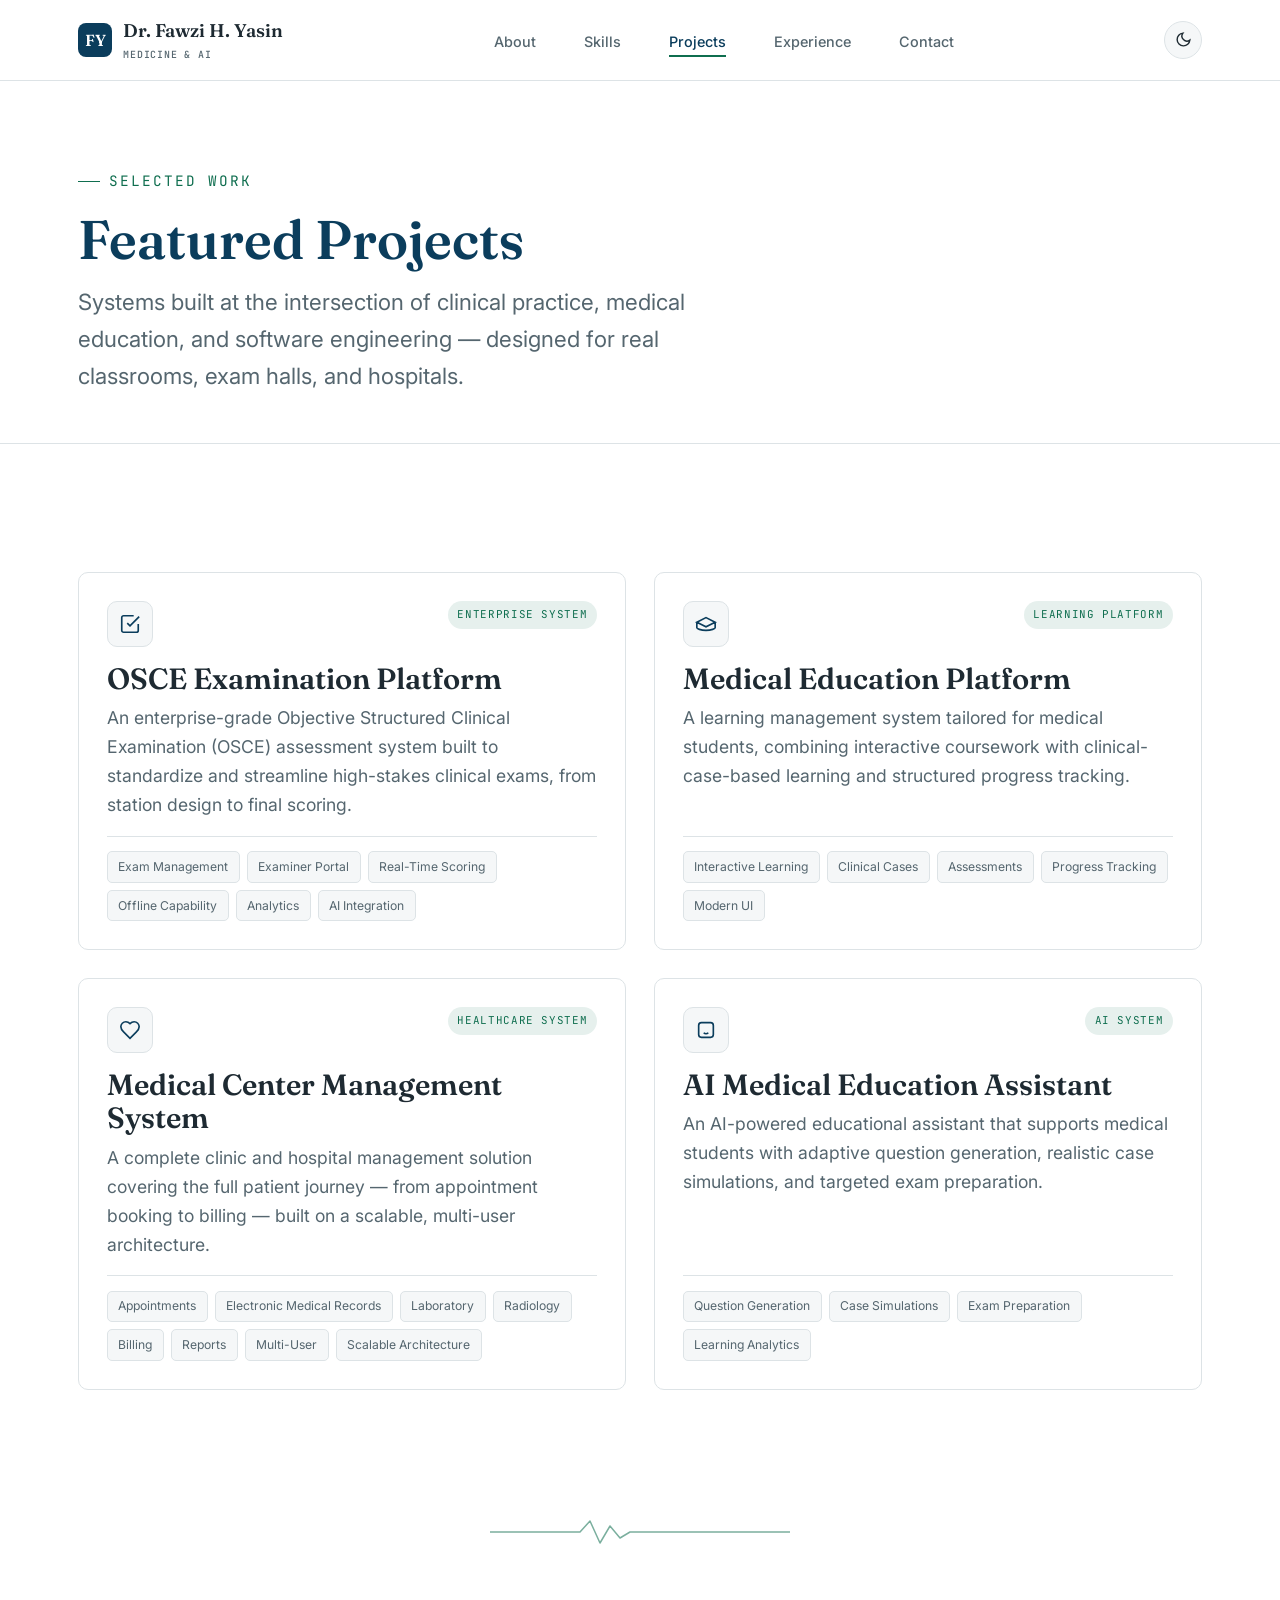
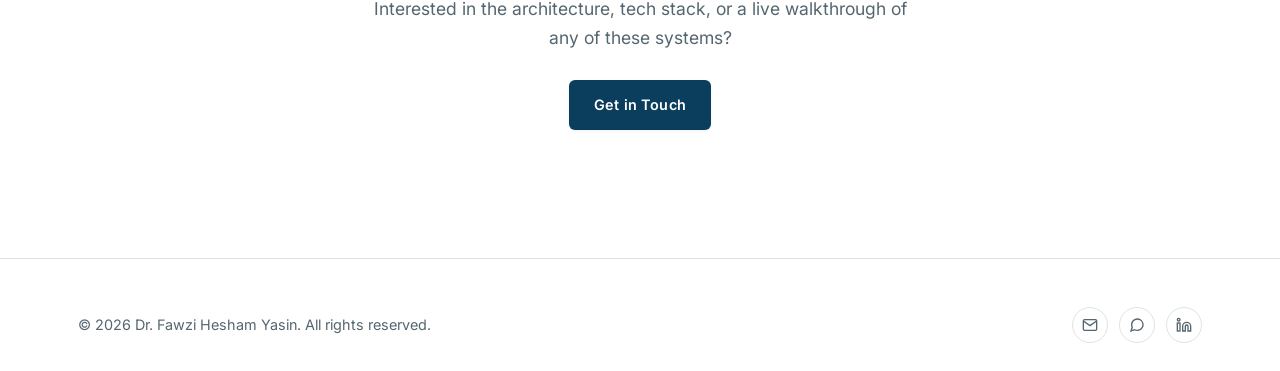
<file: projects.html>
<!DOCTYPE html>
<html lang="en">
<head>
<meta charset="UTF-8">
<meta name="viewport" content="width=device-width, initial-scale=1.0">
<title>Projects — Dr. Fawzi Hesham Yasin</title>
<meta name="description" content="Featured medical software projects by Dr. Fawzi Hesham Yasin: OSCE examination platforms, medical education systems, hospital management software, and AI learning assistants.">
<link rel="preconnect" href="https://fonts.googleapis.com">
<link rel="preconnect" href="https://fonts.gstatic.com" crossorigin>
<link href="https://fonts.googleapis.com/css2?family=Fraunces:opsz,wght@9..144,500;9..144,600;9..144,700&family=Inter:wght@400;500;600;700&family=JetBrains+Mono:wght@400;500&display=swap" rel="stylesheet">
<link rel="icon" href="assets/favicon/favicon.svg" type="image/svg+xml">
<link rel="icon" href="assets/favicon/favicon.ico" sizes="any">
<link rel="apple-touch-icon" href="assets/favicon/apple-touch-icon.png">
<link rel="manifest" href="assets/favicon/site.webmanifest">
<link rel="stylesheet" href="assets/css/style.css">
</head>
<body>

<div class="loader" aria-hidden="true">
  <svg class="loader-mark" viewBox="0 0 300 60" xmlns="http://www.w3.org/2000/svg">
    <path d="M0,30 L60,30 L72,10 L85,50 L98,20 L110,40 L122,30 L180,30 L192,15 L205,45 L218,30 L300,30"/>
  </svg>
</div>

<header class="site-header">
  <nav class="nav">
    <a href="index.html" class="brand">
      <span class="brand-mark">FY</span>
      <span>Dr. Fawzi H. Yasin<small>Medicine &amp; AI</small></span>
    </a>
    <ul class="nav-links">
      <li><a href="index.html#about">About</a></li>
      <li><a href="index.html#skills">Skills</a></li>
      <li><a href="projects.html" class="active">Projects</a></li>
      <li><a href="experience.html">Experience</a></li>
      <li><a href="contact.html">Contact</a></li>
    </ul>
    <div class="nav-actions">
      <button class="theme-toggle" aria-label="Toggle dark mode">
        <svg class="icon-moon" viewBox="0 0 24 24" fill="none" stroke="currentColor" stroke-width="2"><path d="M21 12.79A9 9 0 1 1 11.21 3 7 7 0 0 0 21 12.79z"/></svg>
        <svg class="icon-sun" viewBox="0 0 24 24" fill="none" stroke="currentColor" stroke-width="2"><circle cx="12" cy="12" r="4"/><path d="M12 2v2M12 20v2M4.93 4.93l1.41 1.41M17.66 17.66l1.41 1.41M2 12h2M20 12h2M6.34 17.66l-1.41 1.41M19.07 4.93l-1.41 1.41"/></svg>
      </button>
      <button class="menu-toggle" aria-label="Toggle menu"><span></span><span></span><span></span></button>
    </div>
  </nav>
</header>

<section class="page-hero">
  <div class="container">
    <div class="eyebrow">Selected Work</div>
    <h1>Featured Projects</h1>
    <p>Systems built at the intersection of clinical practice, medical education, and software engineering — designed for real classrooms, exam halls, and hospitals.</p>
  </div>
</section>

<section>
  <div class="container">
    <div class="card-grid">

      <!-- Project 1 -->
      <div class="project-card reveal">
        <div class="project-card-head">
          <div class="project-icon">
            <svg viewBox="0 0 24 24" fill="none" stroke="currentColor" stroke-width="1.8"><path d="M9 11l3 3L22 4"/><path d="M21 12v7a2 2 0 0 1-2 2H5a2 2 0 0 1-2-2V5a2 2 0 0 1 2-2h11"/></svg>
          </div>
          <span class="project-tag">Enterprise System</span>
        </div>
        <h3>OSCE Examination Platform</h3>
        <p class="desc">An enterprise-grade Objective Structured Clinical Examination (OSCE) assessment system built to standardize and streamline high-stakes clinical exams, from station design to final scoring.</p>
        <div class="project-features">
          <span class="feature-chip">Exam Management</span>
          <span class="feature-chip">Examiner Portal</span>
          <span class="feature-chip">Real-Time Scoring</span>
          <span class="feature-chip">Offline Capability</span>
          <span class="feature-chip">Analytics</span>
          <span class="feature-chip">AI Integration</span>
        </div>
      </div>

      <!-- Project 2 -->
      <div class="project-card reveal">
        <div class="project-card-head">
          <div class="project-icon">
            <svg viewBox="0 0 24 24" fill="none" stroke="currentColor" stroke-width="1.8"><path d="M22 10v6M2 10l10-5 10 5-10 5-10-5Zm0 0v6c0 1 4 3 10 3s10-2 10-3v-6"/></svg>
          </div>
          <span class="project-tag">Learning Platform</span>
        </div>
        <h3>Medical Education Platform</h3>
        <p class="desc">A learning management system tailored for medical students, combining interactive coursework with clinical-case-based learning and structured progress tracking.</p>
        <div class="project-features">
          <span class="feature-chip">Interactive Learning</span>
          <span class="feature-chip">Clinical Cases</span>
          <span class="feature-chip">Assessments</span>
          <span class="feature-chip">Progress Tracking</span>
          <span class="feature-chip">Modern UI</span>
        </div>
      </div>

      <!-- Project 3 -->
      <div class="project-card reveal">
        <div class="project-card-head">
          <div class="project-icon">
            <svg viewBox="0 0 24 24" fill="none" stroke="currentColor" stroke-width="1.8"><path d="M19 14c1.49-1.46 3-3.21 3-5.5A5.5 5.5 0 0 0 16.5 3c-1.76 0-3 .5-4.5 2-1.5-1.5-2.74-2-4.5-2A5.5 5.5 0 0 0 2 8.5c0 2.29 1.51 4.04 3 5.5l7 7Z"/></svg>
          </div>
          <span class="project-tag">Healthcare System</span>
        </div>
        <h3>Medical Center Management System</h3>
        <p class="desc">A complete clinic and hospital management solution covering the full patient journey — from appointment booking to billing — built on a scalable, multi-user architecture.</p>
        <div class="project-features">
          <span class="feature-chip">Appointments</span>
          <span class="feature-chip">Electronic Medical Records</span>
          <span class="feature-chip">Laboratory</span>
          <span class="feature-chip">Radiology</span>
          <span class="feature-chip">Billing</span>
          <span class="feature-chip">Reports</span>
          <span class="feature-chip">Multi-User</span>
          <span class="feature-chip">Scalable Architecture</span>
        </div>
      </div>

      <!-- Project 4 -->
      <div class="project-card reveal">
        <div class="project-card-head">
          <div class="project-icon">
            <svg viewBox="0 0 24 24" fill="none" stroke="currentColor" stroke-width="1.8"><rect x="4" y="4" width="16" height="16" rx="3"/><path d="M9 9h.01M15 9h.01M9.5 15a3.5 3.5 0 0 0 5 0"/></svg>
          </div>
          <span class="project-tag">AI System</span>
        </div>
        <h3>AI Medical Education Assistant</h3>
        <p class="desc">An AI-powered educational assistant that supports medical students with adaptive question generation, realistic case simulations, and targeted exam preparation.</p>
        <div class="project-features">
          <span class="feature-chip">Question Generation</span>
          <span class="feature-chip">Case Simulations</span>
          <span class="feature-chip">Exam Preparation</span>
          <span class="feature-chip">Learning Analytics</span>
        </div>
      </div>

    </div>
  </div>
</section>

<section style="padding-top:0;">
  <div class="container text-center reveal">
    <div class="vital-divider" style="margin: 0 auto var(--space-lg); max-width: 300px;" aria-hidden="true">
      <svg viewBox="0 0 300 28" preserveAspectRatio="none" style="width:100%;height:100%;color:var(--color-emerald);">
        <path fill="none" stroke="currentColor" stroke-width="1.5" stroke-linecap="round" stroke-linejoin="round" d="M0,14 L90,14 L100,3 L110,25 L120,8 L130,20 L140,14 L300,14"/>
      </svg>
    </div>
    <p style="color:var(--color-text-muted); max-width: 560px; margin: 0 auto var(--space-md);">Interested in the architecture, tech stack, or a live walkthrough of any of these systems?</p>
    <a href="contact.html" class="btn btn-primary">Get in Touch</a>
  </div>
</section>

<footer class="site-footer">
  <div class="container footer-inner">
    <div class="footer-copy">© 2026 Dr. Fawzi Hesham Yasin. All rights reserved.</div>
    <div class="footer-social">
      <a href="mailto:Fawzi.fy@gmail.com" aria-label="Email"><svg viewBox="0 0 24 24" fill="none" stroke="currentColor" stroke-width="2"><rect x="2" y="4" width="20" height="16" rx="2"/><path d="m22 6-10 7L2 6"/></svg></a>
      <a href="https://wa.me/972595202671" target="_blank" rel="noopener" aria-label="WhatsApp"><svg viewBox="0 0 24 24" fill="none" stroke="currentColor" stroke-width="2"><path d="M21 11.5a8.38 8.38 0 0 1-.9 3.8 8.5 8.5 0 0 1-7.6 4.7 8.38 8.38 0 0 1-3.8-.9L3 21l1.9-5.7a8.38 8.38 0 0 1-.9-3.8 8.5 8.5 0 0 1 4.7-7.6 8.38 8.38 0 0 1 3.8-.9h.5a8.48 8.48 0 0 1 8 8v.5z"/></svg></a>
      <a href="https://linkedin.com" target="_blank" rel="noopener" aria-label="LinkedIn"><svg viewBox="0 0 24 24" fill="none" stroke="currentColor" stroke-width="2"><path d="M16 8a6 6 0 0 1 6 6v7h-4v-7a2 2 0 0 0-2-2 2 2 0 0 0-2 2v7h-4v-7a6 6 0 0 1 6-6z"/><rect x="2" y="9" width="4" height="12"/><circle cx="4" cy="4" r="2"/></svg></a>
    </div>
  </div>
</footer>

<button class="to-top" aria-label="Back to top">
  <svg viewBox="0 0 24 24" fill="none" stroke="currentColor" stroke-width="2"><path d="M12 19V5M5 12l7-7 7 7"/></svg>
</button>

<script src="assets/js/main.js"></script>
</body>
</html>
</file>
<file: assets/css/style.css>
/* ============================================================
   Dr. Fawzi Hesham Yasin — Portfolio
   Design tokens
   ============================================================ */
:root {
  /* Color */
  --color-primary: #0B3D5C;      /* deep medical blue */
  --color-primary-dark: #082C43;
  --color-emerald: #0F6E4F;      /* professional emerald */
  --color-emerald-light: #12885F;
  --color-bg: #FFFFFF;
  --color-surface: #F5F7F8;      /* light gray */
  --color-surface-alt: #EEF2F3;
  --color-text: #1E2A32;         /* dark slate */
  --color-text-muted: #55666F;
  --color-accent: #4A90A4;       /* soft blue */
  --color-border: #DDE3E6;

  /* Dark mode */
  --dark-bg: #0E1418;
  --dark-surface: #151D22;
  --dark-surface-alt: #1B252B;
  --dark-text: #E7EDEF;
  --dark-text-muted: #94A5AC;
  --dark-border: #263139;

  /* Type */
  --font-display: 'Fraunces', Georgia, 'Times New Roman', serif;
  --font-body: 'Inter', -apple-system, BlinkMacSystemFont, 'Segoe UI', sans-serif;
  --font-mono: 'JetBrains Mono', 'SF Mono', Consolas, monospace;

  /* Scale */
  --step--1: clamp(0.83rem, 0.8rem + 0.15vw, 0.9rem);
  --step-0: clamp(1rem, 0.96rem + 0.2vw, 1.1rem);
  --step-1: clamp(1.2rem, 1.1rem + 0.4vw, 1.4rem);
  --step-2: clamp(1.5rem, 1.35rem + 0.6vw, 1.85rem);
  --step-3: clamp(1.9rem, 1.65rem + 1vw, 2.5rem);
  --step-4: clamp(2.4rem, 2rem + 1.8vw, 3.4rem);
  --step-5: clamp(3rem, 2.4rem + 2.8vw, 4.6rem);

  /* Spacing */
  --space-xs: 0.5rem;
  --space-sm: 1rem;
  --space-md: 1.75rem;
  --space-lg: 3rem;
  --space-xl: 5rem;
  --space-2xl: 8rem;

  /* Misc */
  --radius: 6px;
  --radius-lg: 10px;
  --shadow-sm: 0 1px 3px rgba(11, 61, 92, 0.08);
  --shadow-md: 0 8px 24px rgba(11, 61, 92, 0.10);
  --shadow-lg: 0 16px 48px rgba(11, 61, 92, 0.14);
  --ease: cubic-bezier(0.4, 0, 0.2, 1);
  --max-width: 1180px;
}

[data-theme="dark"] {
  --color-bg: var(--dark-bg);
  --color-surface: var(--dark-surface);
  --color-surface-alt: var(--dark-surface-alt);
  --color-text: var(--dark-text);
  --color-text-muted: var(--dark-text-muted);
  --color-border: var(--dark-border);
  --shadow-sm: 0 1px 3px rgba(0, 0, 0, 0.3);
  --shadow-md: 0 8px 24px rgba(0, 0, 0, 0.35);
  --shadow-lg: 0 16px 48px rgba(0, 0, 0, 0.45);
}

/* ============================================================
   Reset
   ============================================================ */
*, *::before, *::after { box-sizing: border-box; }
html { scroll-behavior: smooth; }
@media (prefers-reduced-motion: reduce) {
  html { scroll-behavior: auto; }
  *, *::before, *::after {
    animation-duration: 0.01ms !important;
    animation-iteration-count: 1 !important;
    transition-duration: 0.01ms !important;
    scroll-behavior: auto !important;
  }
}
body {
  margin: 0;
  font-family: var(--font-body);
  color: var(--color-text);
  background: var(--color-bg);
  font-size: var(--step-0);
  line-height: 1.65;
  -webkit-font-smoothing: antialiased;
  transition: background 0.3s var(--ease), color 0.3s var(--ease);
}
img { max-width: 100%; display: block; }
a { color: inherit; text-decoration: none; }
ul { list-style: none; margin: 0; padding: 0; }
h1, h2, h3, h4 { font-family: var(--font-display); font-weight: 600; line-height: 1.15; margin: 0; color: var(--color-text); }
p { margin: 0; }
button { font-family: inherit; cursor: pointer; }
:focus-visible {
  outline: 2px solid var(--color-emerald);
  outline-offset: 3px;
}

.container {
  max-width: var(--max-width);
  margin: 0 auto;
  padding: 0 var(--space-md);
}

.eyebrow {
  font-family: var(--font-mono);
  font-size: var(--step--1);
  letter-spacing: 0.14em;
  text-transform: uppercase;
  color: var(--color-emerald);
  display: inline-flex;
  align-items: center;
  gap: 0.6em;
  margin-bottom: var(--space-sm);
}
.eyebrow::before {
  content: "";
  width: 22px;
  height: 1px;
  background: var(--color-emerald);
  display: inline-block;
}

section { padding: var(--space-2xl) 0; }
@media (max-width: 768px) {
  section { padding: var(--space-xl) 0; }
}

.section-head { max-width: 640px; margin-bottom: var(--space-lg); }
.section-head h2 { font-size: var(--step-4); }
.section-head p { color: var(--color-text-muted); margin-top: var(--space-sm); font-size: var(--step-1); }

/* ============================================================
   Vital-line signature motif
   ============================================================ */
.vital-divider {
  width: 100%;
  height: 28px;
  display: block;
  color: var(--color-emerald);
  opacity: 0.55;
}
.vital-divider path {
  fill: none;
  stroke: currentColor;
  stroke-width: 1.5;
  stroke-linecap: round;
  stroke-linejoin: round;
}

/* ============================================================
   Buttons
   ============================================================ */
.btn {
  display: inline-flex;
  align-items: center;
  justify-content: center;
  gap: 0.5em;
  padding: 0.85em 1.7em;
  border-radius: var(--radius);
  font-weight: 600;
  font-size: var(--step--1);
  letter-spacing: 0.01em;
  border: 1px solid transparent;
  transition: transform 0.2s var(--ease), background 0.2s var(--ease), color 0.2s var(--ease), border-color 0.2s var(--ease), box-shadow 0.2s var(--ease);
  white-space: nowrap;
}
.btn-primary {
  background: var(--color-primary);
  color: #fff;
  box-shadow: var(--shadow-sm);
}
.btn-primary:hover { background: var(--color-primary-dark); transform: translateY(-2px); box-shadow: var(--shadow-md); }
.btn-outline {
  background: transparent;
  border-color: var(--color-border);
  color: var(--color-text);
}
.btn-outline:hover { border-color: var(--color-primary); color: var(--color-primary); transform: translateY(-2px); }
.btn-emerald {
  background: var(--color-emerald);
  color: #fff;
}
.btn-emerald:hover { background: var(--color-emerald-light); transform: translateY(-2px); box-shadow: var(--shadow-md); }
.btn-sm { padding: 0.6em 1.2em; font-size: var(--step--1); }

/* ============================================================
   Navigation
   ============================================================ */
.site-header {
  position: sticky;
  top: 0;
  z-index: 100;
  background: color-mix(in srgb, var(--color-bg) 88%, transparent);
  backdrop-filter: blur(10px);
  border-bottom: 1px solid var(--color-border);
  transition: background 0.3s var(--ease), border-color 0.3s var(--ease);
}
.nav {
  display: flex;
  align-items: center;
  justify-content: space-between;
  padding: 1rem var(--space-md);
  max-width: var(--max-width);
  margin: 0 auto;
}
.brand {
  display: flex;
  align-items: center;
  gap: 0.7rem;
  font-family: var(--font-display);
  font-weight: 600;
  font-size: 1.15rem;
  color: var(--color-text);
}
.brand-mark {
  width: 34px;
  height: 34px;
  border-radius: 8px;
  background: var(--color-primary);
  color: #fff;
  display: flex;
  align-items: center;
  justify-content: center;
  font-family: var(--font-display);
  font-size: 1rem;
  font-weight: 600;
  flex-shrink: 0;
}
.brand small {
  display: block;
  font-family: var(--font-mono);
  font-size: 0.62rem;
  letter-spacing: 0.08em;
  color: var(--color-text-muted);
  font-weight: 500;
  text-transform: uppercase;
  margin-top: 1px;
}
.nav-links {
  display: flex;
  align-items: center;
  gap: var(--space-lg);
}
.nav-links a {
  font-size: var(--step--1);
  font-weight: 500;
  color: var(--color-text-muted);
  position: relative;
  padding: 0.3rem 0;
  transition: color 0.2s var(--ease);
}
.nav-links a::after {
  content: "";
  position: absolute;
  left: 0;
  bottom: -3px;
  width: 0;
  height: 2px;
  background: var(--color-emerald);
  transition: width 0.25s var(--ease);
}
.nav-links a:hover { color: var(--color-text); }
.nav-links a.active { color: var(--color-primary); }
.nav-links a.active::after { width: 100%; }

.nav-actions { display: flex; align-items: center; gap: 0.9rem; }

.theme-toggle {
  width: 38px;
  height: 38px;
  border-radius: 50%;
  border: 1px solid var(--color-border);
  background: var(--color-surface);
  display: flex;
  align-items: center;
  justify-content: center;
  color: var(--color-text);
  transition: border-color 0.2s var(--ease), transform 0.2s var(--ease);
}
.theme-toggle:hover { border-color: var(--color-emerald); transform: rotate(15deg); }
.theme-toggle svg { width: 17px; height: 17px; }
.theme-toggle .icon-sun { display: none; }
[data-theme="dark"] .theme-toggle .icon-moon { display: none; }
[data-theme="dark"] .theme-toggle .icon-sun { display: block; }

.menu-toggle {
  display: none;
  width: 38px;
  height: 38px;
  border: 1px solid var(--color-border);
  border-radius: 8px;
  background: var(--color-surface);
  align-items: center;
  justify-content: center;
  flex-direction: column;
  gap: 4px;
}
.menu-toggle span {
  width: 16px;
  height: 2px;
  background: var(--color-text);
  transition: transform 0.25s var(--ease), opacity 0.25s var(--ease);
}
.menu-toggle.open span:nth-child(1) { transform: translateY(6px) rotate(45deg); }
.menu-toggle.open span:nth-child(2) { opacity: 0; }
.menu-toggle.open span:nth-child(3) { transform: translateY(-6px) rotate(-45deg); }

@media (max-width: 860px) {
  .menu-toggle { display: flex; }
  .nav-links {
    position: fixed;
    top: 65px;
    left: 0;
    right: 0;
    background: var(--color-bg);
    border-bottom: 1px solid var(--color-border);
    flex-direction: column;
    align-items: flex-start;
    gap: 0;
    padding: 0.5rem var(--space-md) 1rem;
    transform: translateY(-8px);
    opacity: 0;
    visibility: hidden;
    transition: opacity 0.25s var(--ease), transform 0.25s var(--ease), visibility 0.25s;
    box-shadow: var(--shadow-md);
  }
  .nav-links.open { opacity: 1; visibility: visible; transform: translateY(0); }
  .nav-links a { width: 100%; padding: 0.85rem 0; border-bottom: 1px solid var(--color-border); }
  .nav-links a::after { display: none; }
}

/* ============================================================
   Loader
   ============================================================ */
.loader {
  position: fixed;
  inset: 0;
  z-index: 999;
  background: var(--color-bg);
  display: flex;
  align-items: center;
  justify-content: center;
  transition: opacity 0.5s var(--ease), visibility 0.5s;
}
.loader.hidden { opacity: 0; visibility: hidden; }
.loader-mark { width: 180px; color: var(--color-primary); }
.loader-mark path {
  fill: none;
  stroke: currentColor;
  stroke-width: 2;
  stroke-linecap: round;
  stroke-linejoin: round;
  stroke-dasharray: 300;
  stroke-dashoffset: 300;
  animation: draw-line 1.3s var(--ease) forwards;
}
@keyframes draw-line { to { stroke-dashoffset: 0; } }

/* ============================================================
   Hero
   ============================================================ */
.hero {
  position: relative;
  padding: var(--space-2xl) 0 var(--space-xl);
  overflow: hidden;
}
.hero-bg {
  position: absolute;
  inset: 0;
  z-index: -1;
  background:
    radial-gradient(circle at 85% 10%, color-mix(in srgb, var(--color-emerald) 7%, transparent), transparent 45%),
    radial-gradient(circle at 5% 90%, color-mix(in srgb, var(--color-primary) 8%, transparent), transparent 50%);
}
.hero-grid {
  position: absolute;
  inset: 0;
  z-index: -1;
  opacity: 0.5;
  background-image:
    linear-gradient(color-mix(in srgb, var(--color-border) 65%, transparent) 1px, transparent 1px),
    linear-gradient(90deg, color-mix(in srgb, var(--color-border) 65%, transparent) 1px, transparent 1px);
  background-size: 56px 56px;
  mask-image: linear-gradient(to bottom, black, transparent 85%);
}
.hero-inner {
  display: grid;
  grid-template-columns: 1.15fr 0.85fr;
  gap: var(--space-xl);
  align-items: center;
}
@media (max-width: 900px) {
  .hero-inner { grid-template-columns: 1fr; gap: var(--space-lg); }
  .hero-portrait { order: -1; max-width: 260px; margin: 0 auto; }
}
.hero-greeting {
  font-family: var(--font-mono);
  font-size: var(--step--1);
  color: var(--color-text-muted);
  letter-spacing: 0.04em;
  margin-bottom: 0.8rem;
}
.hero h1 {
  font-size: var(--step-5);
  color: var(--color-primary);
  letter-spacing: -0.01em;
}
.hero-roles {
  margin-top: var(--space-md);
  display: flex;
  flex-direction: column;
  gap: 0.55rem;
}
.hero-role {
  display: flex;
  align-items: center;
  gap: 0.7rem;
  font-size: var(--step-1);
  color: var(--color-text-muted);
  font-weight: 500;
}
.hero-role .dot { width: 6px; height: 6px; border-radius: 50%; background: var(--color-emerald); flex-shrink: 0; }
.hero-typed {
  margin-top: var(--space-md);
  font-family: var(--font-mono);
  font-size: var(--step-0);
  color: var(--color-emerald);
  min-height: 1.6em;
}
.hero-typed .cursor { display: inline-block; width: 2px; background: var(--color-emerald); margin-left: 2px; animation: blink 0.9s steps(1) infinite; }
@keyframes blink { 50% { opacity: 0; } }

.hero-actions {
  margin-top: var(--space-lg);
  display: flex;
  flex-wrap: wrap;
  gap: 0.9rem;
}

.hero-portrait {
  position: relative;
  aspect-ratio: 3/3.6;
  border-radius: var(--radius-lg);
  overflow: hidden;
  background: var(--color-surface);
  border: 1px solid var(--color-border);
  box-shadow: var(--shadow-lg);
}
.hero-portrait img { width: 100%; height: 100%; object-fit: cover; }
.hero-portrait-badge {
  position: absolute;
  bottom: 14px;
  left: 14px;
  right: 14px;
  background: color-mix(in srgb, var(--color-bg) 90%, transparent);
  backdrop-filter: blur(6px);
  border: 1px solid var(--color-border);
  border-radius: var(--radius);
  padding: 0.7rem 0.9rem;
  display: flex;
  align-items: center;
  gap: 0.6rem;
  font-size: var(--step--1);
  font-weight: 500;
}
.hero-portrait-badge .pulse {
  width: 8px; height: 8px; border-radius: 50%;
  background: var(--color-emerald);
  box-shadow: 0 0 0 0 rgba(15,110,79,0.5);
  animation: pulse 2s infinite;
  flex-shrink: 0;
}
@keyframes pulse {
  0% { box-shadow: 0 0 0 0 rgba(15,110,79,0.45); }
  70% { box-shadow: 0 0 0 8px rgba(15,110,79,0); }
  100% { box-shadow: 0 0 0 0 rgba(15,110,79,0); }
}

.hero-vital { margin-top: var(--space-xl); }

/* ============================================================
   Stat counters
   ============================================================ */
.stats {
  display: grid;
  grid-template-columns: repeat(4, 1fr);
  gap: var(--space-md);
  padding: var(--space-lg) 0;
  border-top: 1px solid var(--color-border);
  border-bottom: 1px solid var(--color-border);
}
@media (max-width: 700px) { .stats { grid-template-columns: repeat(2, 1fr); } }
.stat { text-align: left; }
.stat-num {
  font-family: var(--font-display);
  font-size: var(--step-3);
  color: var(--color-primary);
  font-weight: 600;
}
.stat-label {
  font-size: var(--step--1);
  color: var(--color-text-muted);
  margin-top: 0.3rem;
}

/* ============================================================
   About
   ============================================================ */
.about-grid {
  display: grid;
  grid-template-columns: 0.9fr 1.1fr;
  gap: var(--space-xl);
  align-items: start;
}
@media (max-width: 860px) { .about-grid { grid-template-columns: 1fr; } }
.about-copy p { color: var(--color-text-muted); margin-bottom: var(--space-md); font-size: var(--step-0); }
.about-copy p:last-child { margin-bottom: 0; }
.about-copy strong { color: var(--color-text); font-weight: 600; }

.pillars {
  display: flex;
  flex-direction: column;
  gap: 1.1rem;
}
.pillar {
  display: flex;
  gap: 1rem;
  padding: 1.2rem;
  background: var(--color-surface);
  border: 1px solid var(--color-border);
  border-radius: var(--radius);
  transition: border-color 0.2s var(--ease), transform 0.2s var(--ease);
}
.pillar:hover { border-color: var(--color-emerald); transform: translateX(4px); }
.pillar-icon {
  width: 40px; height: 40px;
  border-radius: 8px;
  background: var(--color-primary);
  color: #fff;
  display: flex; align-items: center; justify-content: center;
  flex-shrink: 0;
}
.pillar-icon svg { width: 19px; height: 19px; }
.pillar h4 { font-size: var(--step-0); margin-bottom: 0.2rem; }
.pillar p { color: var(--color-text-muted); font-size: var(--step--1); }

/* ============================================================
   Skills
   ============================================================ */
.skills-tabs {
  display: flex;
  gap: 0.5rem;
  flex-wrap: wrap;
  margin-bottom: var(--space-lg);
  border-bottom: 1px solid var(--color-border);
  padding-bottom: 0;
}
.skills-tab {
  padding: 0.75rem 1.3rem;
  font-size: var(--step--1);
  font-weight: 600;
  color: var(--color-text-muted);
  border-bottom: 2px solid transparent;
  margin-bottom: -1px;
  transition: color 0.2s var(--ease), border-color 0.2s var(--ease);
  background: none;
  border-top: none; border-left: none; border-right: none;
}
.skills-tab:hover { color: var(--color-text); }
.skills-tab.active { color: var(--color-primary); border-bottom-color: var(--color-emerald); }

.skills-panel { display: none; }
.skills-panel.active { display: block; animation: fade-up 0.4s var(--ease); }

.skill-list { display: grid; grid-template-columns: repeat(2, 1fr); gap: 0.9rem 1.6rem; }
@media (max-width: 600px) { .skill-list { grid-template-columns: 1fr; } }
.skill-item { display: flex; flex-direction: column; gap: 0.45rem; }
.skill-item-top { display: flex; justify-content: space-between; font-size: var(--step--1); }
.skill-name { font-weight: 600; }
.skill-pct { color: var(--color-text-muted); font-family: var(--font-mono); font-size: 0.78rem; }
.skill-bar { height: 5px; border-radius: 3px; background: var(--color-surface-alt); overflow: hidden; }
.skill-bar-fill {
  height: 100%; border-radius: 3px;
  background: linear-gradient(90deg, var(--color-primary), var(--color-emerald));
  width: 0%;
  transition: width 1.1s var(--ease);
}

/* ============================================================
   Cards / Projects
   ============================================================ */
.card-grid {
  display: grid;
  grid-template-columns: repeat(2, 1fr);
  gap: var(--space-md);
}
@media (max-width: 760px) { .card-grid { grid-template-columns: 1fr; } }

.project-card {
  background: var(--color-bg);
  border: 1px solid var(--color-border);
  border-radius: var(--radius-lg);
  padding: var(--space-md);
  display: flex;
  flex-direction: column;
  transition: transform 0.3s var(--ease), box-shadow 0.3s var(--ease), border-color 0.3s var(--ease);
}
.project-card:hover { transform: translateY(-6px); box-shadow: var(--shadow-lg); border-color: var(--color-emerald); }
.project-card-head { display: flex; align-items: flex-start; justify-content: space-between; gap: 1rem; margin-bottom: 0.9rem; }
.project-icon {
  width: 46px; height: 46px; border-radius: 10px;
  background: var(--color-surface);
  border: 1px solid var(--color-border);
  display: flex; align-items: center; justify-content: center;
  color: var(--color-primary);
  flex-shrink: 0;
}
.project-icon svg { width: 22px; height: 22px; }
.project-tag {
  font-family: var(--font-mono);
  font-size: 0.68rem;
  letter-spacing: 0.06em;
  text-transform: uppercase;
  color: var(--color-emerald);
  background: color-mix(in srgb, var(--color-emerald) 10%, transparent);
  padding: 0.3rem 0.6rem;
  border-radius: 20px;
  white-space: nowrap;
}
.project-card h3 { font-size: var(--step-2); margin-bottom: 0.5rem; }
.project-card > p.desc { color: var(--color-text-muted); margin-bottom: 1rem; }
.project-features {
  display: flex; flex-wrap: wrap; gap: 0.45rem;
  margin-top: auto; padding-top: 0.9rem;
  border-top: 1px solid var(--color-border);
}
.feature-chip {
  font-size: 0.76rem;
  color: var(--color-text-muted);
  background: var(--color-surface);
  padding: 0.3rem 0.65rem;
  border-radius: 5px;
  border: 1px solid var(--color-border);
}

/* ============================================================
   Timeline (Experience)
   ============================================================ */
.timeline { position: relative; padding-left: 2.1rem; }
.timeline::before {
  content: "";
  position: absolute;
  left: 6px; top: 6px; bottom: 6px;
  width: 1.5px;
  background: var(--color-border);
}
.timeline-item {
  position: relative;
  padding-bottom: var(--space-lg);
  opacity: 0;
  transform: translateY(16px);
  transition: opacity 0.6s var(--ease), transform 0.6s var(--ease);
}
.timeline-item.in-view { opacity: 1; transform: translateY(0); }
.timeline-item:last-child { padding-bottom: 0; }
.timeline-item::before {
  content: "";
  position: absolute;
  left: -2.1rem; top: 4px;
  width: 13px; height: 13px;
  border-radius: 50%;
  background: var(--color-bg);
  border: 2.5px solid var(--color-emerald);
}
.timeline-period {
  font-family: var(--font-mono);
  font-size: 0.78rem;
  color: var(--color-text-muted);
  letter-spacing: 0.04em;
  margin-bottom: 0.3rem;
  display: block;
}
.timeline-item h3 { font-size: var(--step-2); margin-bottom: 0.15rem; }
.timeline-org { color: var(--color-emerald); font-weight: 600; font-size: var(--step--1); margin-bottom: 0.8rem; display: block; }
.timeline-list { display: flex; flex-direction: column; gap: 0.45rem; }
.timeline-list li { color: var(--color-text-muted); display: flex; gap: 0.6rem; font-size: var(--step--1); }
.timeline-list li::before { content: "—"; color: var(--color-emerald); flex-shrink: 0; }

/* ============================================================
   Vision
   ============================================================ */
.vision-section {
  background: var(--color-primary);
  color: #fff;
  position: relative;
  overflow: hidden;
}
[data-theme="dark"] .vision-section { background: var(--color-primary-dark); }
.vision-section .eyebrow { color: #8FD4B4; }
.vision-section .eyebrow::before { background: #8FD4B4; }
.vision-section h2 { color: #fff; font-size: var(--step-4); max-width: 780px; }
.vision-section p.lede { color: rgba(255,255,255,0.82); font-size: var(--step-1); max-width: 700px; margin-top: var(--space-sm); }
.vision-tags {
  display: flex; flex-wrap: wrap; gap: 0.7rem;
  margin: var(--space-lg) 0;
}
.vision-tag {
  font-size: var(--step--1);
  padding: 0.6rem 1.1rem;
  border-radius: 30px;
  border: 1px solid rgba(255,255,255,0.25);
  color: #fff;
  background: rgba(255,255,255,0.06);
}
.vision-close {
  font-family: var(--font-display);
  font-size: var(--step-2);
  color: #fff;
  max-width: 780px;
  font-weight: 500;
  line-height: 1.5;
  border-left: 2px solid #8FD4B4;
  padding-left: var(--space-md);
}

/* ============================================================
   Contact
   ============================================================ */
.contact-grid {
  display: grid;
  grid-template-columns: repeat(4, 1fr);
  gap: var(--space-md);
}
@media (max-width: 900px) { .contact-grid { grid-template-columns: repeat(2, 1fr); } }
@media (max-width: 560px) { .contact-grid { grid-template-columns: 1fr; } }

.contact-card {
  background: var(--color-surface);
  border: 1px solid var(--color-border);
  border-radius: var(--radius-lg);
  padding: var(--space-md);
  text-align: center;
  transition: transform 0.25s var(--ease), border-color 0.25s var(--ease), box-shadow 0.25s var(--ease);
}
.contact-card:hover { transform: translateY(-5px); border-color: var(--color-emerald); box-shadow: var(--shadow-md); }
.contact-card-icon {
  width: 50px; height: 50px;
  border-radius: 12px;
  background: var(--color-primary);
  color: #fff;
  display: flex; align-items: center; justify-content: center;
  margin: 0 auto 1rem;
}
.contact-card-icon svg { width: 22px; height: 22px; }
.contact-card h4 { font-size: var(--step-0); margin-bottom: 0.3rem; }
.contact-card p { color: var(--color-text-muted); font-size: var(--step--1); margin-bottom: 1rem; word-break: break-word; }

/* ============================================================
   Footer
   ============================================================ */
.site-footer {
  border-top: 1px solid var(--color-border);
  padding: var(--space-lg) 0 var(--space-md);
}
.footer-inner {
  display: flex;
  align-items: center;
  justify-content: space-between;
  flex-wrap: wrap;
  gap: 1.2rem;
}
.footer-copy { color: var(--color-text-muted); font-size: var(--step--1); }
.footer-social { display: flex; gap: 0.7rem; }
.footer-social a {
  width: 36px; height: 36px;
  border-radius: 50%;
  border: 1px solid var(--color-border);
  display: flex; align-items: center; justify-content: center;
  color: var(--color-text-muted);
  transition: border-color 0.2s var(--ease), color 0.2s var(--ease), transform 0.2s var(--ease);
}
.footer-social a:hover { border-color: var(--color-emerald); color: var(--color-emerald); transform: translateY(-2px); }
.footer-social svg { width: 16px; height: 16px; }

.to-top {
  position: fixed;
  bottom: 24px; right: 24px;
  width: 44px; height: 44px;
  border-radius: 50%;
  background: var(--color-primary);
  color: #fff;
  display: flex; align-items: center; justify-content: center;
  box-shadow: var(--shadow-md);
  opacity: 0; visibility: hidden;
  transform: translateY(10px);
  transition: opacity 0.3s var(--ease), transform 0.3s var(--ease), visibility 0.3s;
  z-index: 90;
}
.to-top.visible { opacity: 1; visibility: visible; transform: translateY(0); }
.to-top:hover { background: var(--color-emerald); }
.to-top svg { width: 18px; height: 18px; }

/* ============================================================
   Reveal on scroll
   ============================================================ */
.reveal { opacity: 0; transform: translateY(18px); transition: opacity 0.7s var(--ease), transform 0.7s var(--ease); }
.reveal.in-view { opacity: 1; transform: translateY(0); }

@keyframes fade-up { from { opacity: 0; transform: translateY(10px); } to { opacity: 1; transform: translateY(0); } }

/* ============================================================
   Page hero (interior pages)
   ============================================================ */
.page-hero {
  padding: var(--space-xl) 0 var(--space-lg);
  border-bottom: 1px solid var(--color-border);
}
.page-hero h1 { font-size: var(--step-4); color: var(--color-primary); }
.page-hero p { color: var(--color-text-muted); margin-top: 0.8rem; max-width: 620px; font-size: var(--step-1); }

/* Utility */
.text-center { text-align: center; }
.mt-lg { margin-top: var(--space-lg); }
</file>
